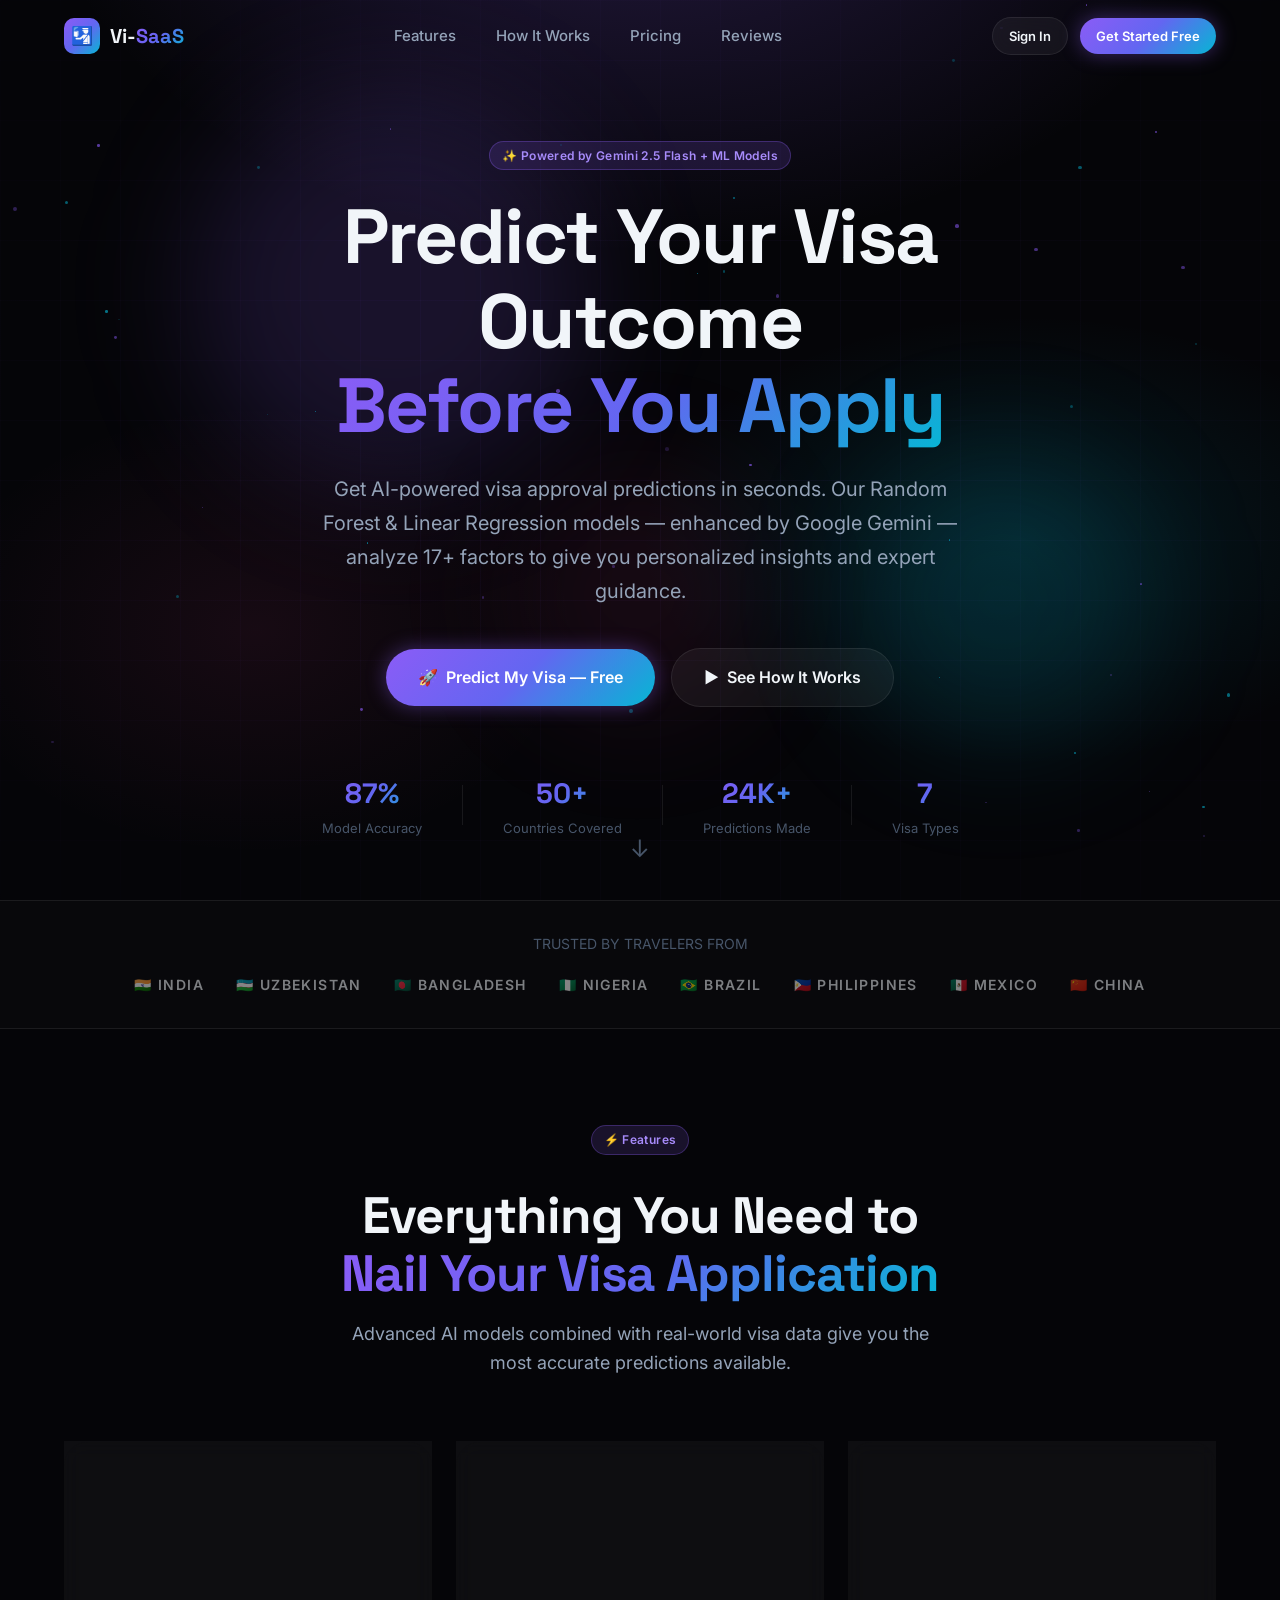
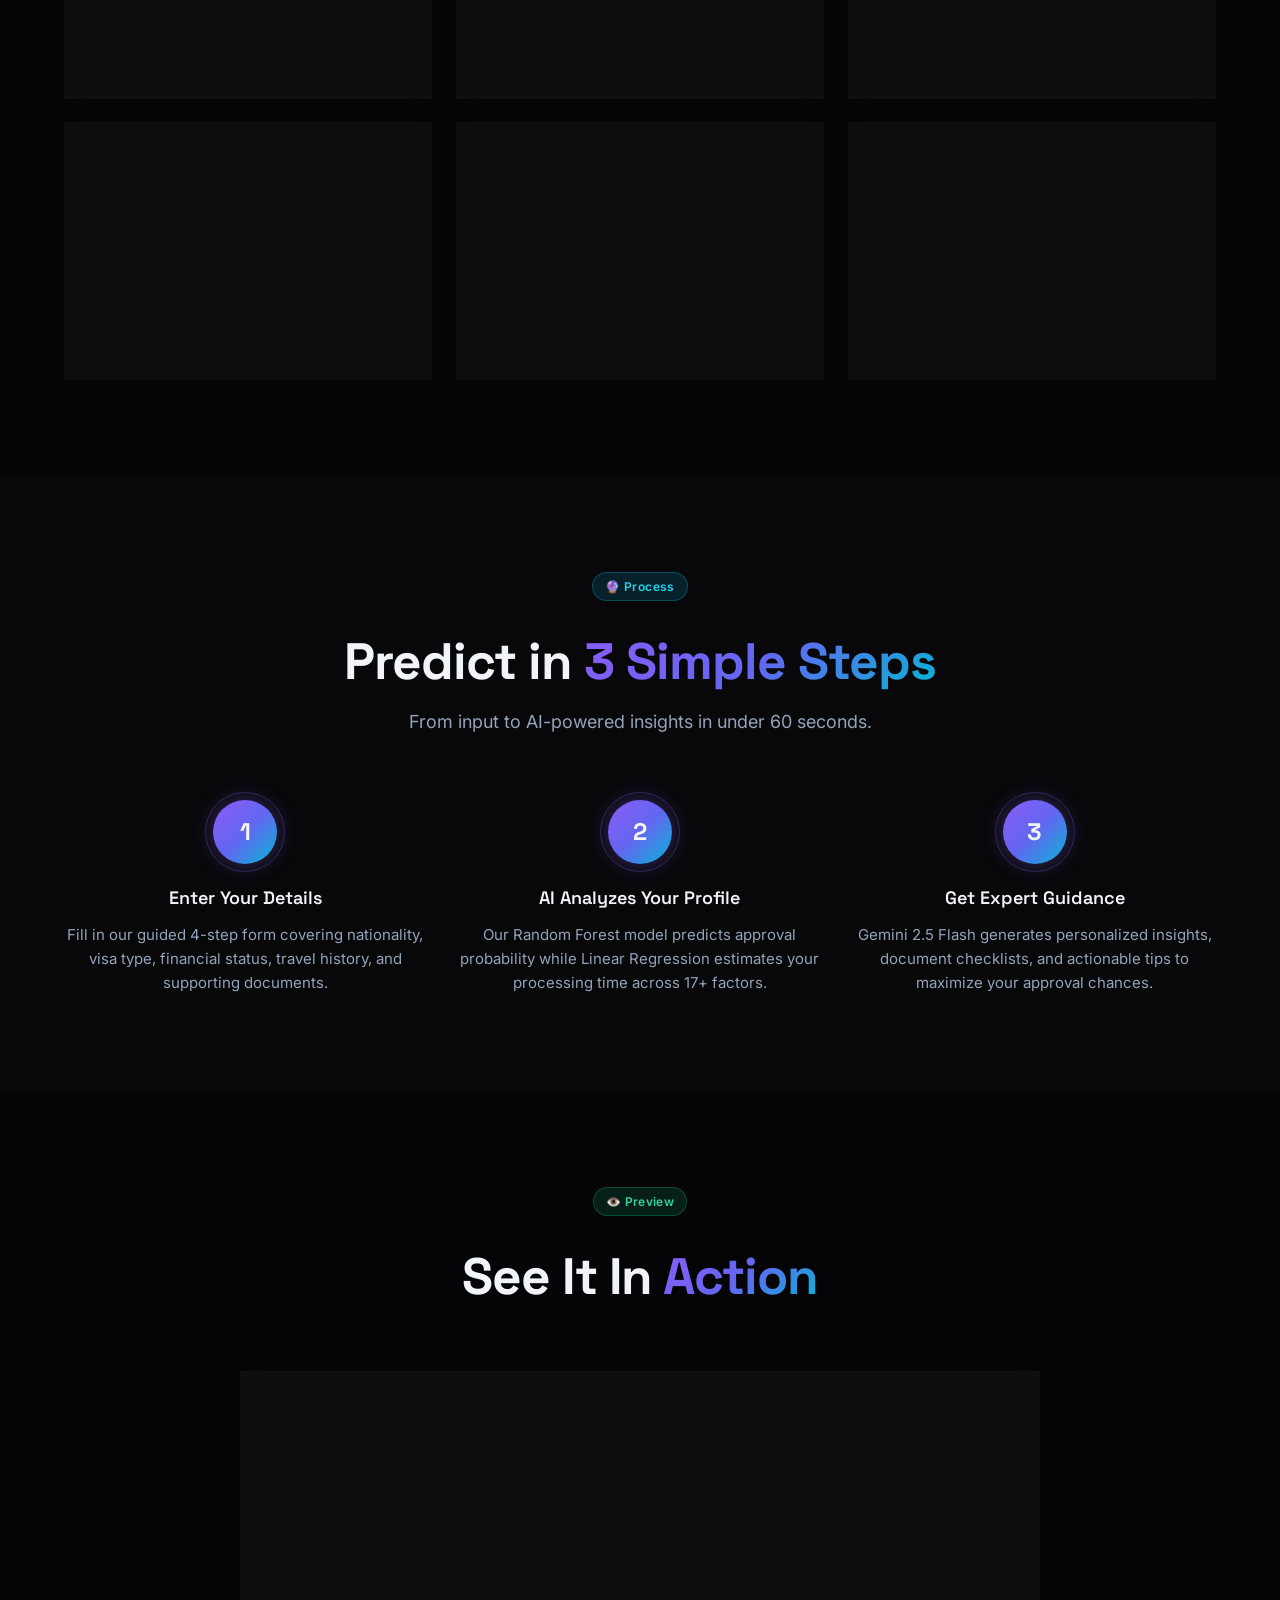
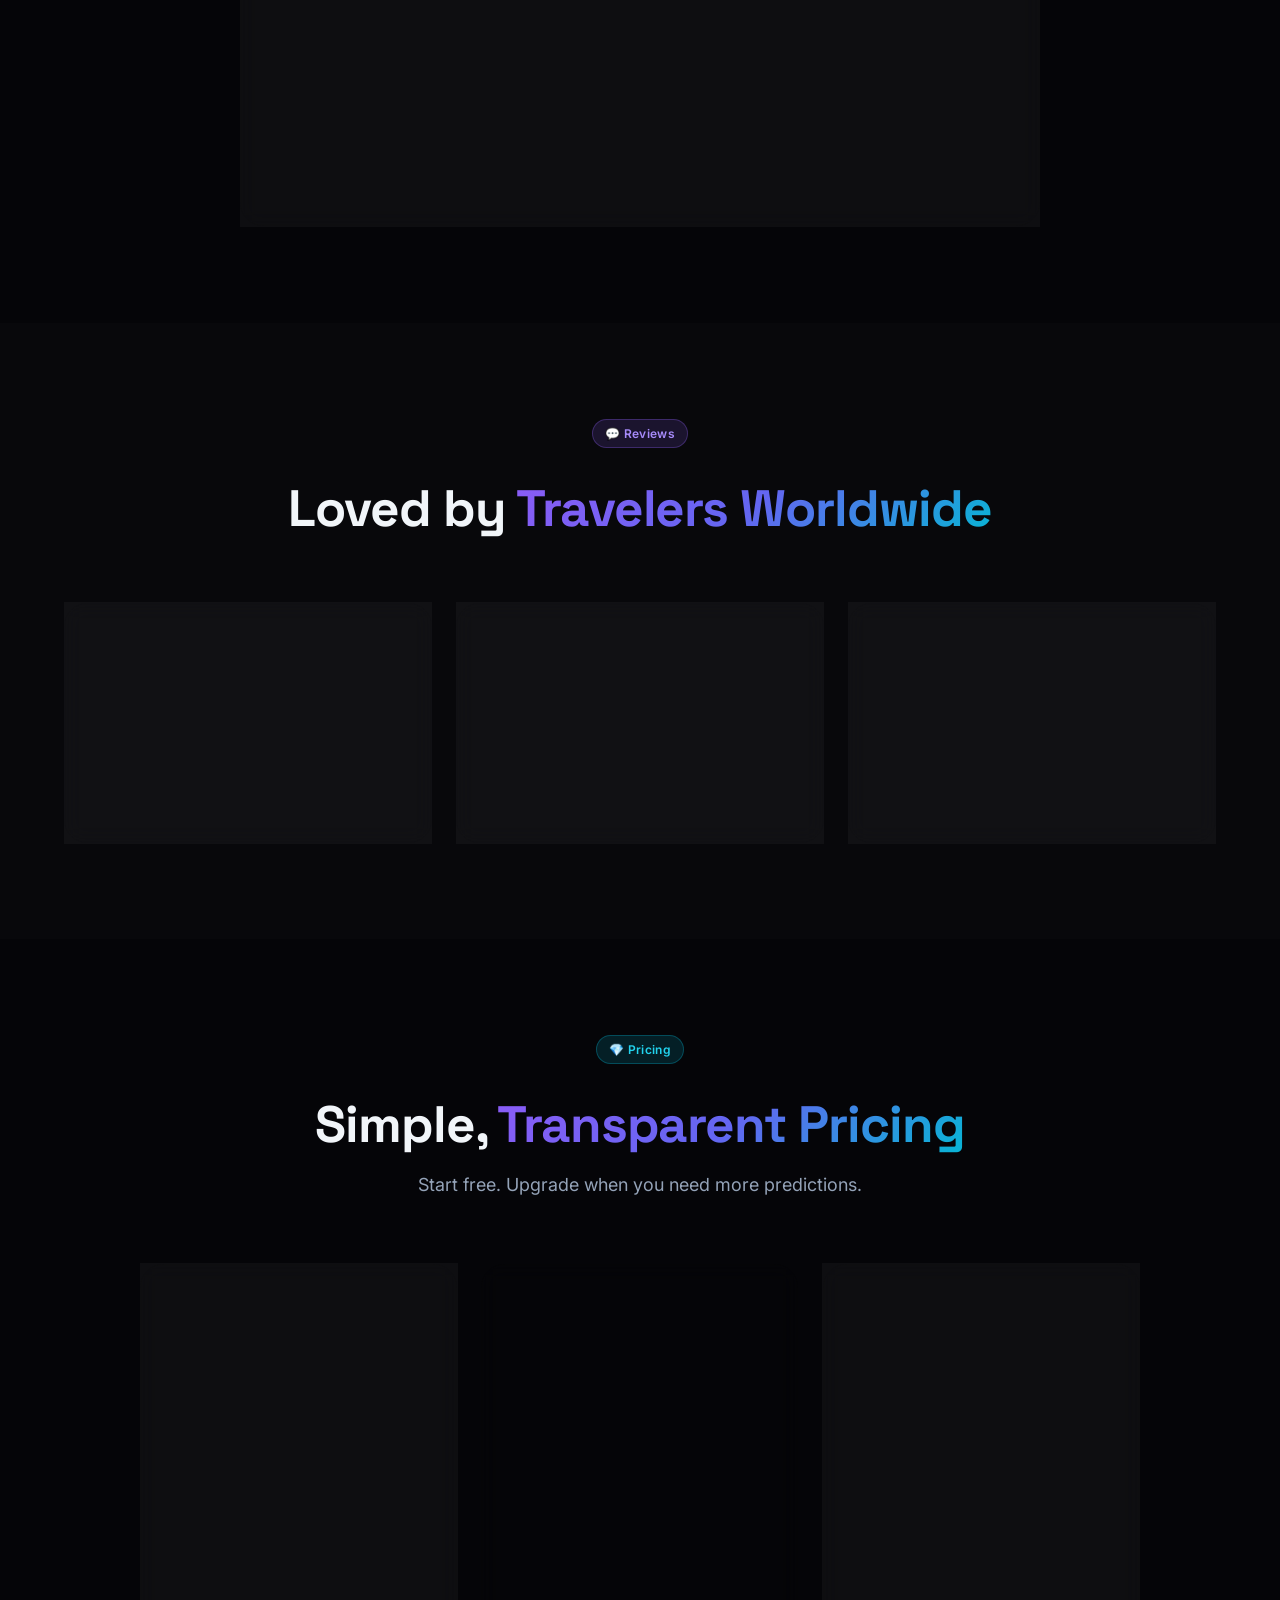
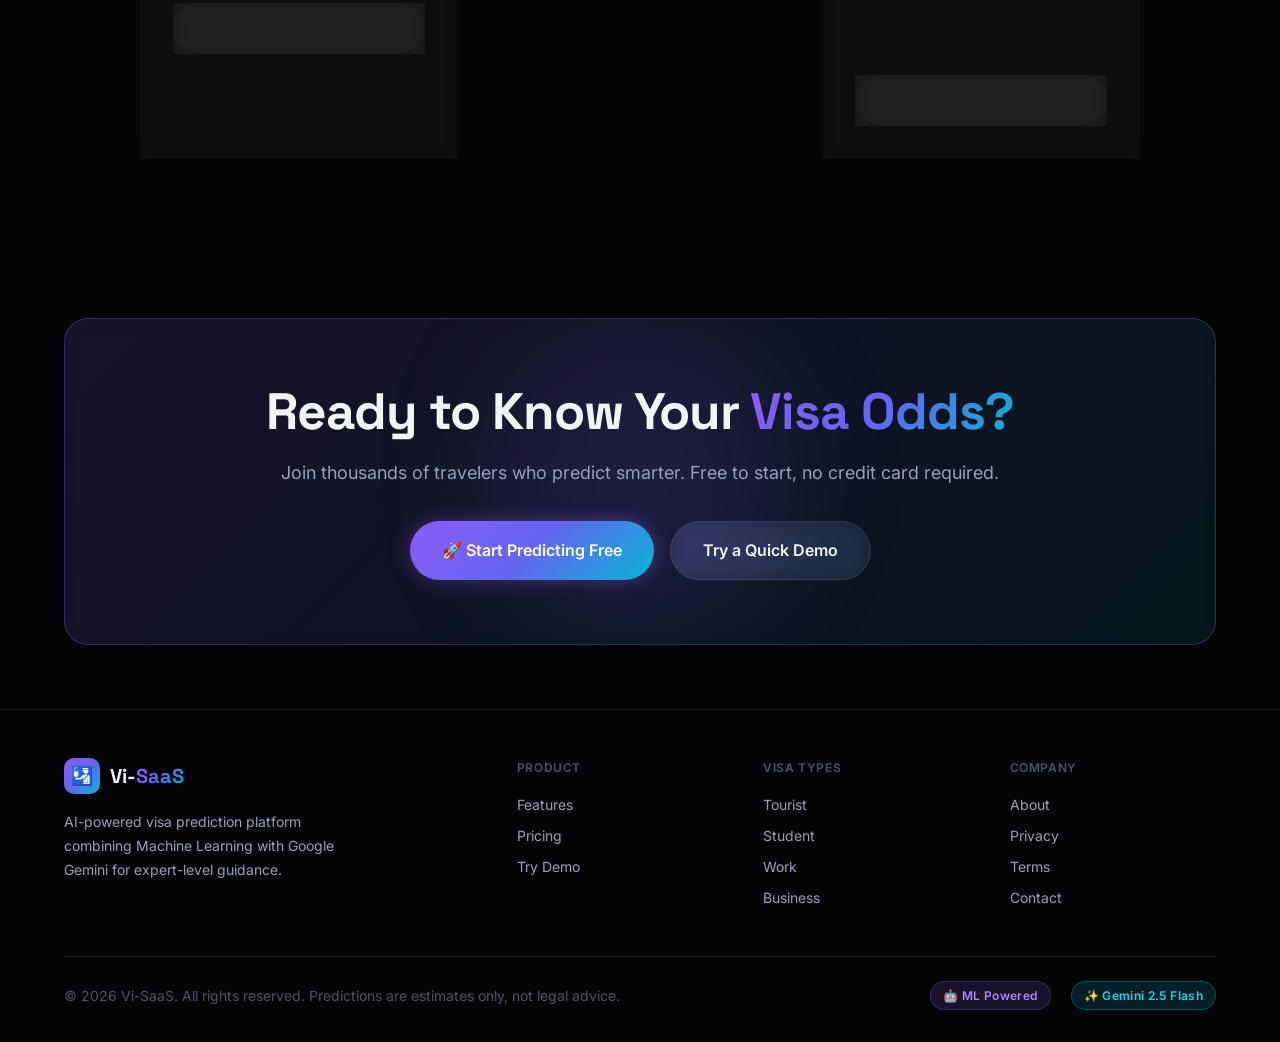
<file: Milestone_4_Vi-SaaS_System/frontend/index.html>
<!DOCTYPE html>
<html lang="en">
<head>
  <meta charset="UTF-8" />
  <meta name="viewport" content="width=device-width, initial-scale=1.0" />
  <title>Vi-SaaS — AI-Powered Visa Prediction Platform</title>
  <meta name="description" content="Get instant visa approval predictions powered by AI and Machine Learning. Know your chances before you apply." />
  <link rel="stylesheet" href="css/styles.css" />
  <link rel="icon" href="data:image/svg+xml,<svg xmlns='http://www.w3.org/2000/svg' viewBox='0 0 100 100'><text y='.9em' font-size='90'>🛂</text></svg>" />
</head>
<body>

<!-- ===================== NAVBAR ===================== -->
<nav class="navbar" id="navbar">
  <div class="container">
    <div class="nav-inner">
      <a href="#" onclick="goHome(event, '')" class="nav-logo">
        <div class="nav-logo-icon">🛂</div>
        <span>Vi-<span class="gradient-text">SaaS</span></span>
      </a>
      <div class="nav-links">
        <a href="#features" class="nav-link">Features</a>
        <a href="#how-it-works" class="nav-link">How It Works</a>
        <a href="#pricing" class="nav-link">Pricing</a>
        <a href="#testimonials" class="nav-link">Reviews</a>
      </div>
      <div class="nav-actions" id="navActions">
        <a href="pages/login.html" class="btn btn-secondary btn-sm">Sign In</a>
        <a href="pages/signup.html" class="btn btn-primary btn-sm">Get Started Free</a>
      </div>
    </div>
  </div>
</nav>

<!-- ===================== HERO ===================== -->
<section class="hero" id="hero">
  <div class="hero-bg"></div>
  <div class="grid-lines"></div>
  <div class="orb orb-1"></div>
  <div class="orb orb-2"></div>
  <div class="orb orb-3"></div>
  <div class="particles" id="particles"></div>

  <div class="container">
    <div class="hero-content">
      <div class="hero-badge fade-in">
        <span class="badge badge-purple">✨ Powered by Gemini 2.5 Flash + ML Models</span>
      </div>
      <h1 class="display-1 hero-title fade-in fade-in-delay-1">
        Predict Your Visa Outcome<br />
        <span class="gradient-text">Before You Apply</span>
      </h1>
      <p class="hero-subtitle fade-in fade-in-delay-2">
        Get AI-powered visa approval predictions in seconds. Our Random Forest & Linear Regression models — enhanced by Google Gemini — analyze 17+ factors to give you personalized insights and expert guidance.
      </p>
      <div class="hero-actions fade-in fade-in-delay-3">
        <a href="pages/predict.html" class="btn btn-primary btn-lg">
          <span>🚀</span> Predict My Visa — Free
        </a>
        <a href="#how-it-works" class="btn btn-secondary btn-lg">
          <span>▶</span> See How It Works
        </a>
      </div>
      <div class="hero-stats fade-in fade-in-delay-4">
        <div class="hero-stat-item">
          <div class="hero-stat-num" id="counter-accuracy">0%</div>
          <div class="hero-stat-label">Model Accuracy</div>
        </div>
        <div style="width:1px;height:40px;background:var(--border);"></div>
        <div class="hero-stat-item">
          <div class="hero-stat-num" id="counter-countries">0+</div>
          <div class="hero-stat-label">Countries Covered</div>
        </div>
        <div style="width:1px;height:40px;background:var(--border);"></div>
        <div class="hero-stat-item">
          <div class="hero-stat-num" id="counter-predictions">0K+</div>
          <div class="hero-stat-label">Predictions Made</div>
        </div>
        <div style="width:1px;height:40px;background:var(--border);"></div>
        <div class="hero-stat-item">
          <div class="hero-stat-num" id="counter-visatypes">0</div>
          <div class="hero-stat-label">Visa Types</div>
        </div>
      </div>
    </div>
  </div>

  <!-- Demo card floating -->
  <div style="position:absolute;bottom:32px;left:50%;transform:translateX(-50%);animation:bounce 2s ease-in-out infinite;z-index:1;">
    <a href="#features" style="color:var(--text-muted);font-size:24px;">↓</a>
  </div>
</section>

<!-- ===================== TRUSTED BY ===================== -->
<section style="padding:32px 0;border-top:1px solid var(--border);border-bottom:1px solid var(--border);background:rgba(255,255,255,0.01);">
  <div class="container">
    <p class="text-center text-muted body-sm" style="margin-bottom:20px;">TRUSTED BY TRAVELERS FROM</p>
    <div style="display:flex;align-items:center;justify-content:center;gap:32px;flex-wrap:wrap;opacity:0.5;">
      <span style="font-size:0.875rem;font-weight:600;letter-spacing:0.1em;">🇮🇳 INDIA</span>
      <span style="font-size:0.875rem;font-weight:600;letter-spacing:0.1em;">🇺🇿 UZBEKISTAN</span>
      <span style="font-size:0.875rem;font-weight:600;letter-spacing:0.1em;">🇧🇩 BANGLADESH</span>
      <span style="font-size:0.875rem;font-weight:600;letter-spacing:0.1em;">🇳🇬 NIGERIA</span>
      <span style="font-size:0.875rem;font-weight:600;letter-spacing:0.1em;">🇧🇷 BRAZIL</span>
      <span style="font-size:0.875rem;font-weight:600;letter-spacing:0.1em;">🇵🇭 PHILIPPINES</span>
      <span style="font-size:0.875rem;font-weight:600;letter-spacing:0.1em;">🇲🇽 MEXICO</span>
      <span style="font-size:0.875rem;font-weight:600;letter-spacing:0.1em;">🇨🇳 CHINA</span>
    </div>
  </div>
</section>

<!-- ===================== FEATURES ===================== -->
<section class="section" id="features">
  <div class="container">
    <div class="section-header">
      <span class="badge badge-purple">⚡ Features</span>
      <h2 class="display-2" style="margin-top:16px;">Everything You Need to<br /><span class="gradient-text">Nail Your Visa Application</span></h2>
      <p>Advanced AI models combined with real-world visa data give you the most accurate predictions available.</p>
    </div>
    <div class="features-grid">
      <div class="card feature-card fade-in">
        <div class="feature-icon">🤖</div>
        <h3>Random Forest AI</h3>
        <p>Our ensemble ML model trained on 12,000+ visa records across 50+ nationalities delivers up to 87% accuracy on approval predictions.</p>
      </div>
      <div class="card feature-card fade-in fade-in-delay-1">
        <div class="feature-icon">📅</div>
        <h3>Processing Days Estimate</h3>
        <p>Linear Regression model predicts exact processing time for your visa type and destination, with confidence intervals.</p>
      </div>
      <div class="card feature-card fade-in fade-in-delay-2">
        <div class="feature-icon">✨</div>
        <h3>Gemini 2.5 Flash Insights</h3>
        <p>Google's latest AI model analyzes your profile and provides personalized document checklists, tips, and expert recommendations.</p>
      </div>
      <div class="card feature-card fade-in fade-in-delay-1">
        <div class="feature-icon">🌍</div>
        <h3>50+ Nationalities Covered</h3>
        <p>Comprehensive risk scoring for nationalities from the US to Pakistan. 30+ destination countries including all Schengen nations.</p>
      </div>
      <div class="card feature-card fade-in fade-in-delay-2">
        <div class="feature-icon">⚠️</div>
        <h3>Risk Factor Analysis</h3>
        <p>Instantly identifies weak points in your application — financial gaps, missing documents, rejection history — with clear severity ratings.</p>
      </div>
      <div class="card feature-card fade-in fade-in-delay-3">
        <div class="feature-icon">📋</div>
        <h3>Smart Document Checklist</h3>
        <p>AI-generated, visa-type-specific document checklists that adapt to your nationality, destination, and travel purpose.</p>
      </div>
    </div>
  </div>
</section>

<!-- ===================== HOW IT WORKS ===================== -->
<section class="section" id="how-it-works" style="background:rgba(255,255,255,0.01);">
  <div class="container">
    <div class="section-header">
      <span class="badge badge-cyan">🔮 Process</span>
      <h2 class="display-2" style="margin-top:16px;">Predict in <span class="gradient-text">3 Simple Steps</span></h2>
      <p>From input to AI-powered insights in under 60 seconds.</p>
    </div>
    <div class="steps-grid">
      <div class="step-card fade-in">
        <div class="step-number">1</div>
        <h3>Enter Your Details</h3>
        <p>Fill in our guided 4-step form covering nationality, visa type, financial status, travel history, and supporting documents.</p>
      </div>
      <div class="step-card fade-in fade-in-delay-1">
        <div class="step-number" style="animation-delay:0.5s;">2</div>
        <h3>AI Analyzes Your Profile</h3>
        <p>Our Random Forest model predicts approval probability while Linear Regression estimates your processing time across 17+ factors.</p>
      </div>
      <div class="step-card fade-in fade-in-delay-2">
        <div class="step-number" style="animation-delay:1s;">3</div>
        <h3>Get Expert Guidance</h3>
        <p>Gemini 2.5 Flash generates personalized insights, document checklists, and actionable tips to maximize your approval chances.</p>
      </div>
    </div>
  </div>
</section>

<!-- ===================== DEMO PREVIEW ===================== -->
<section class="section">
  <div class="container">
    <div class="section-header">
      <span class="badge badge-green">👁️ Preview</span>
      <h2 class="display-2" style="margin-top:16px;">See It In <span class="gradient-text">Action</span></h2>
    </div>
    <div class="card" style="padding:32px;max-width:800px;margin:0 auto;">
      <!-- Mock result preview -->
      <div style="display:grid;grid-template-columns:1fr 1fr;gap:24px;margin-bottom:24px;">
        <div style="text-align:center;">
          <p class="text-muted body-sm" style="margin-bottom:12px;">APPROVAL PROBABILITY</p>
          <div style="position:relative;width:140px;height:140px;margin:0 auto;">
            <svg width="140" height="140" viewBox="0 0 140 140">
              <circle cx="70" cy="70" r="58" fill="none" stroke="rgba(255,255,255,0.08)" stroke-width="10" transform="rotate(-90 70 70)"/>
              <circle cx="70" cy="70" r="58" fill="none" stroke="url(#grad1)" stroke-width="10" stroke-linecap="round" transform="rotate(-90 70 70)" stroke-dasharray="364" stroke-dashoffset="91" style="transition:stroke-dashoffset 1.5s ease;"/>
              <defs><linearGradient id="grad1" x1="0%" y1="0%" x2="100%" y2="0%"><stop offset="0%" style="stop-color:#8b5cf6"/><stop offset="100%" style="stop-color:#06b6d4"/></linearGradient></defs>
            </svg>
            <div style="position:absolute;inset:0;display:flex;flex-direction:column;align-items:center;justify-content:center;">
              <span style="font-family:var(--font-display);font-size:1.75rem;font-weight:700;background:var(--gradient-primary);-webkit-background-clip:text;background-clip:text;-webkit-text-fill-color:transparent;">75%</span>
              <span style="font-size:0.7rem;color:var(--text-muted);">Approval</span>
            </div>
          </div>
          <span class="badge badge-green" style="margin-top:12px;">High Approval Chance</span>
        </div>
        <div>
          <p class="text-muted body-sm" style="margin-bottom:16px;">PROCESSING ESTIMATE</p>
          <div style="background:rgba(139,92,246,0.1);border:1px solid rgba(139,92,246,0.3);border-radius:12px;padding:20px;margin-bottom:16px;">
            <div style="font-family:var(--font-display);font-size:2.5rem;font-weight:700;" class="gradient-text">12 days</div>
            <div style="color:var(--text-muted);font-size:0.8125rem;">Range: 10 – 16 days</div>
          </div>
          <p class="body-sm text-secondary">🇮🇳 India → 🇬🇧 United Kingdom | Tourist Visa</p>
        </div>
      </div>
      <div class="divider-gradient" style="margin-bottom:20px;"></div>
      <p class="body-sm text-muted" style="margin-bottom:12px;">⚠️ RISK FACTORS DETECTED</p>
      <div style="display:flex;flex-wrap:wrap;gap:8px;">
        <span class="badge badge-yellow">💰 Bank balance borderline</span>
        <span class="badge badge-green">✓ Clean visa history</span>
        <span class="badge badge-green">✓ Return ticket confirmed</span>
        <span class="badge badge-cyan">ℹ Limited travel history</span>
      </div>
      <div style="margin-top:20px;text-align:center;">
        <a href="pages/predict.html" class="btn btn-primary">Try With Your Details →</a>
      </div>
    </div>
  </div>
</section>

<!-- ===================== TESTIMONIALS ===================== -->
<section class="section" id="testimonials" style="background:rgba(255,255,255,0.01);">
  <div class="container">
    <div class="section-header">
      <span class="badge badge-purple">💬 Reviews</span>
      <h2 class="display-2" style="margin-top:16px;">Loved by <span class="gradient-text">Travelers Worldwide</span></h2>
    </div>
    <div style="display:grid;grid-template-columns:repeat(auto-fit,minmax(280px,1fr));gap:24px;">
      <div class="card fade-in">
        <div style="display:flex;gap:4px;margin-bottom:12px;">⭐⭐⭐⭐⭐</div>
        <p class="body-sm text-secondary" style="margin-bottom:16px;line-height:1.7;">"Vi-SaaS predicted my UK visa approval at 78% — I got it in 11 days. The Gemini tips about my bank statement were spot on!"</p>
        <div style="display:flex;align-items:center;gap:10px;">
          <div style="width:36px;height:36px;border-radius:50%;background:var(--gradient-primary);display:flex;align-items:center;justify-content:center;font-weight:700;">P</div>
          <div><div style="font-weight:600;font-size:0.875rem;">Priya Sharma</div><div style="font-size:0.75rem;color:var(--text-muted);">Software Engineer, India 🇮🇳</div></div>
        </div>
      </div>
      <div class="card fade-in fade-in-delay-1">
        <div style="display:flex;gap:4px;margin-bottom:12px;">⭐⭐⭐⭐⭐</div>
        <p class="body-sm text-secondary" style="margin-bottom:16px;line-height:1.7;">"My Schengen visa was predicted at 65%. The risk analysis showed I needed an invitation letter — I got one and was approved within 8 days!"</p>
        <div style="display:flex;align-items:center;gap:10px;">
          <div style="width:36px;height:36px;border-radius:50%;background:linear-gradient(135deg,#06b6d4,#8b5cf6);display:flex;align-items:center;justify-content:center;font-weight:700;">A</div>
          <div><div style="font-weight:600;font-size:0.875rem;">Ahmed Hassan</div><div style="font-size:0.75rem;color:var(--text-muted);">Business Owner, Egypt 🇪🇬</div></div>
        </div>
      </div>
      <div class="card fade-in fade-in-delay-2">
        <div style="display:flex;gap:4px;margin-bottom:12px;">⭐⭐⭐⭐⭐</div>
        <p class="body-sm text-secondary" style="margin-bottom:16px;line-height:1.7;">"Used Vi-SaaS for my US student visa. It told me my income proof was weak — I got a co-sponsor and my application sailed through. 10/10!"</p>
        <div style="display:flex;align-items:center;gap:10px;">
          <div style="width:36px;height:36px;border-radius:50%;background:linear-gradient(135deg,#ec4899,#8b5cf6);display:flex;align-items:center;justify-content:center;font-weight:700;">M</div>
          <div><div style="font-weight:600;font-size:0.875rem;">Maria Santos</div><div style="font-size:0.75rem;color:var(--text-muted);">Student, Philippines 🇵🇭</div></div>
        </div>
      </div>
    </div>
  </div>
</section>

<!-- ===================== PRICING ===================== -->
<section class="section" id="pricing">
  <div class="container">
    <div class="section-header">
      <span class="badge badge-cyan">💎 Pricing</span>
      <h2 class="display-2" style="margin-top:16px;">Simple, <span class="gradient-text">Transparent Pricing</span></h2>
      <p>Start free. Upgrade when you need more predictions.</p>
    </div>
    <div class="pricing-grid">
      <div class="card pricing-card">
        <p class="caption text-muted" style="margin-bottom:8px;">Starter</p>
        <div class="price-amount gradient-text">Free</div>
        <div class="price-period">forever</div>
        <ul class="price-features">
          <li>3 predictions per month</li>
          <li>ML-based predictions</li>
          <li>Basic risk analysis</li>
          <li>Document checklist</li>
        </ul>
        <a href="pages/signup.html" class="btn btn-secondary w-full">Get Started</a>
      </div>
      <div class="card pricing-card featured">
        <div class="featured-badge"><span class="badge badge-purple">⭐ Most Popular</span></div>
        <p class="caption text-muted" style="margin-bottom:8px;">Pro</p>
        <div class="price-amount gradient-text">$9</div>
        <div class="price-period">per month</div>
        <ul class="price-features">
          <li>Unlimited predictions</li>
          <li>Gemini AI deep analysis</li>
          <li>Full risk factor breakdown</li>
          <li>Processing time estimate</li>
          <li>Priority email support</li>
          <li>Save & export reports</li>
        </ul>
        <a href="pages/signup.html" class="btn btn-primary w-full">Start 7-Day Trial</a>
      </div>
      <div class="card pricing-card">
        <p class="caption text-muted" style="margin-bottom:8px;">Enterprise</p>
        <div class="price-amount gradient-text">$49</div>
        <div class="price-period">per month</div>
        <ul class="price-features">
          <li>Everything in Pro</li>
          <li>API access</li>
          <li>Team dashboard</li>
          <li>White-label reports</li>
          <li>Dedicated support</li>
          <li>Custom integrations</li>
        </ul>
        <a href="pages/signup.html" class="btn btn-secondary w-full">Contact Sales</a>
      </div>
    </div>
  </div>
</section>

<!-- ===================== CTA BANNER ===================== -->
<section class="section-sm">
  <div class="container">
    <div class="card" style="text-align:center;padding:64px 40px;background:linear-gradient(135deg,rgba(139,92,246,0.15),rgba(6,182,212,0.1));border-color:rgba(139,92,246,0.3);">
      <div class="orb" style="width:300px;height:300px;background:rgba(139,92,246,0.12);top:50%;left:50%;transform:translate(-50%,-50%);position:absolute;"></div>
      <h2 class="display-2" style="margin-bottom:16px;position:relative;">Ready to Know Your <span class="gradient-text">Visa Odds?</span></h2>
      <p class="body-lg text-secondary" style="margin-bottom:32px;position:relative;">Join thousands of travelers who predict smarter. Free to start, no credit card required.</p>
      <div style="display:flex;gap:16px;justify-content:center;flex-wrap:wrap;position:relative;">
        <a href="pages/signup.html" class="btn btn-primary btn-lg">🚀 Start Predicting Free</a>
        <a href="pages/predict.html" class="btn btn-secondary btn-lg">Try a Quick Demo</a>
      </div>
    </div>
  </div>
</section>

<!-- ===================== FOOTER ===================== -->
<footer style="border-top:1px solid var(--border);padding:48px 0 32px;">
  <div class="container">
    <div style="display:grid;grid-template-columns:2fr 1fr 1fr 1fr;gap:40px;margin-bottom:48px;">
      <div>
        <div class="nav-logo" style="margin-bottom:16px;">
          <div class="nav-logo-icon">🛂</div>
          <span>Vi-<span class="gradient-text">SaaS</span></span>
        </div>
        <p class="body-sm text-secondary" style="max-width:280px;line-height:1.7;">AI-powered visa prediction platform combining Machine Learning with Google Gemini for expert-level guidance.</p>
      </div>
      <div>
        <p class="caption text-muted" style="margin-bottom:16px;">Product</p>
        <div style="display:flex;flex-direction:column;gap:10px;">
          <a href="#features" class="body-sm text-secondary" style="transition:var(--transition);">Features</a>
          <a href="#pricing" class="body-sm text-secondary">Pricing</a>
          <a href="pages/predict.html" class="body-sm text-secondary">Try Demo</a>
        </div>
      </div>
      <div>
        <p class="caption text-muted" style="margin-bottom:16px;">Visa Types</p>
        <div style="display:flex;flex-direction:column;gap:10px;">
          <span class="body-sm text-secondary">Tourist</span>
          <span class="body-sm text-secondary">Student</span>
          <span class="body-sm text-secondary">Work</span>
          <span class="body-sm text-secondary">Business</span>
        </div>
      </div>
      <div>
        <p class="caption text-muted" style="margin-bottom:16px;">Company</p>
        <div style="display:flex;flex-direction:column;gap:10px;">
          <a href="#" class="body-sm text-secondary">About</a>
          <a href="#" class="body-sm text-secondary">Privacy</a>
          <a href="#" class="body-sm text-secondary">Terms</a>
          <a href="#" class="body-sm text-secondary">Contact</a>
        </div>
      </div>
    </div>
    <div class="divider" style="margin-bottom:24px;"></div>
    <div style="display:flex;align-items:center;justify-content:space-between;flex-wrap:wrap;gap:12px;">
      <p class="body-sm text-muted">© 2026 Vi-SaaS. All rights reserved. Predictions are estimates only, not legal advice.</p>
      <div style="display:flex;gap:20px;">
        <span class="badge badge-purple">🤖 ML Powered</span>
        <span class="badge badge-cyan">✨ Gemini 2.5 Flash</span>
      </div>
    </div>
  </div>
</footer>

<!-- Toast Container -->
<div class="toast-container" id="toastContainer"></div>

<script>
// ---- Navbar scroll effect ----
window.addEventListener('scroll', () => {
  document.getElementById('navbar').classList.toggle('scrolled', window.scrollY > 30);
});

// ---- Generate particles ----
const particleContainer = document.getElementById('particles');
for (let i = 0; i < 50; i++) {
  const p = document.createElement('div');
  p.className = 'particle';
  const size = Math.random() * 3 + 1;
  p.style.cssText = `
    left: ${Math.random() * 100}%;
    top: ${Math.random() * 100}%;
    width: ${size}px;
    height: ${size}px;
    animation-duration: ${Math.random() * 15 + 10}s;
    animation-delay: ${Math.random() * 10}s;
    opacity: ${Math.random() * 0.6 + 0.2};
    background: ${Math.random() > 0.5 ? 'rgba(139,92,246,0.8)' : 'rgba(6,182,212,0.8)'};
  `;
  particleContainer.appendChild(p);
}

// ---- Counter animation ----
function animateCounter(el, target, suffix, duration = 2000) {
  let start = 0;
  const step = target / (duration / 16);
  const timer = setInterval(() => {
    start = Math.min(start + step, target);
    el.textContent = Math.floor(start) + suffix;
    if (start >= target) clearInterval(timer);
  }, 16);
}

const observer = new IntersectionObserver((entries) => {
  entries.forEach(e => {
    if (e.isIntersecting) {
      animateCounter(document.getElementById('counter-accuracy'), 87, '%');
      animateCounter(document.getElementById('counter-countries'), 50, '+');
      animateCounter(document.getElementById('counter-predictions'), 24, 'K+');
      animateCounter(document.getElementById('counter-visatypes'), 7, '');
      observer.disconnect();
    }
  });
});
observer.observe(document.getElementById('hero'));

// ---- Scroll reveal ----
const revealObserver = new IntersectionObserver((entries) => {
  entries.forEach(e => {
    if (e.isIntersecting) {
      e.target.style.animationPlayState = 'running';
      e.target.style.opacity = '1';
    }
  });
}, { threshold: 0.1 });

document.querySelectorAll('.fade-in').forEach(el => {
  el.style.animationPlayState = 'paused';
  revealObserver.observe(el);
});

// ---- Smooth scroll for anchor links ----
document.querySelectorAll('a[href^="#"]').forEach(a => {
  a.addEventListener('click', e => {
    e.preventDefault();
    const target = document.querySelector(a.getAttribute('href'));
    if (target) target.scrollIntoView({ behavior: 'smooth', block: 'start' });
  });
});

// ---- Bounce animation ----
const style = document.createElement('style');
style.textContent = '@keyframes bounce { 0%,100%{transform:translateX(-50%) translateY(0)} 50%{transform:translateX(-50%) translateY(-10px)} }';
document.head.appendChild(style);
</script>
<script src="js/app.js"></script>
<script>
document.addEventListener('DOMContentLoaded', () => {
  if (localStorage.getItem('visaas_token')) {
    const navActions = document.getElementById('navActions');
    if (navActions) {
      navActions.innerHTML = '<a href="pages/dashboard.html" class="btn btn-primary btn-sm">Go to Dashboard</a>';
    }
    const heroActions = document.querySelector('.hero-actions');
    if (heroActions) {
      heroActions.innerHTML = '<a href="pages/dashboard.html" class="btn btn-primary btn-lg"><span>🚀</span> Go to Dashboard</a>';
    }
  }
});
</script>
</body>
</html>
</file>
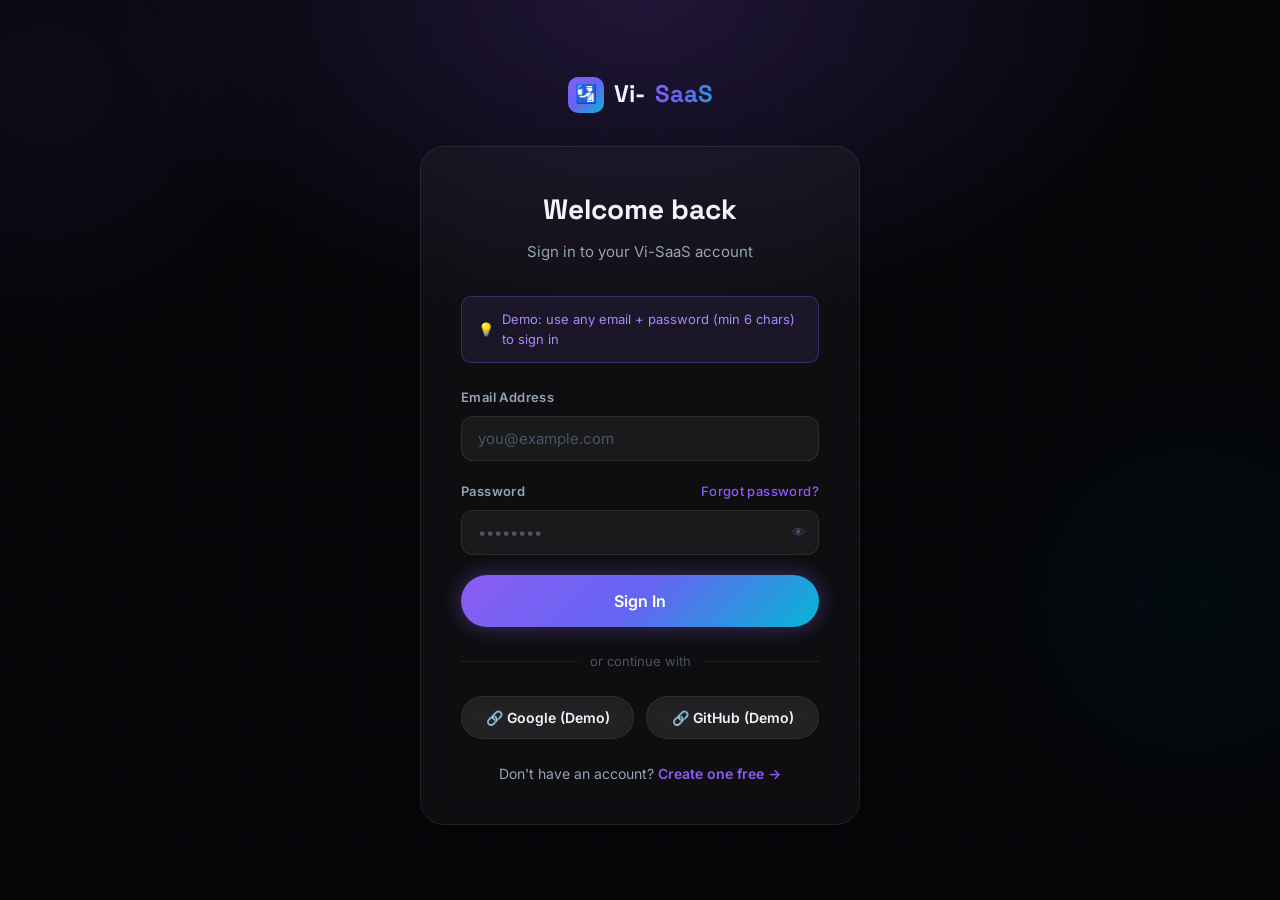
<file: Milestone_4_Vi-SaaS_System/frontend/pages/login.html>
<!DOCTYPE html>
<html lang="en">
<head>
  <meta charset="UTF-8" />
  <meta name="viewport" content="width=device-width, initial-scale=1.0" />
  <title>Sign In — Vi-SaaS</title>
  <link rel="stylesheet" href="../css/styles.css" />
  <link rel="icon" href="data:image/svg+xml,<svg xmlns='http://www.w3.org/2000/svg' viewBox='0 0 100 100'><text y='.9em' font-size='90'>🛂</text></svg>" />
</head>
<body>
<div class="auth-page">
  <div class="orb orb-1" style="width:350px;height:350px;top:-10%;left:-10%;opacity:0.4;"></div>
  <div class="orb orb-2" style="width:300px;height:300px;bottom:-10%;right:-5%;opacity:0.3;"></div>
  <div class="grid-lines"></div>

  <div style="position:relative;z-index:1;width:100%;max-width:440px;">
    <div class="auth-logo">
      <a href="#" onclick="goHome(event, '../')" style="display:inline-flex;align-items:center;gap:10px;font-family:var(--font-display);font-size:1.5rem;font-weight:700;">
        <div class="nav-logo-icon">🛂</div>
        Vi-<span class="gradient-text">SaaS</span>
      </a>
    </div>

    <div class="card glass-card" style="padding:40px;">
      <h1 class="auth-title">Welcome back</h1>
      <p class="auth-subtitle">Sign in to your Vi-SaaS account</p>

      <!-- Demo hint -->
      <div style="background:rgba(139,92,246,0.1);border:1px solid rgba(139,92,246,0.3);border-radius:10px;padding:12px 16px;margin-bottom:24px;font-size:0.8125rem;color:#a78bfa;display:flex;gap:8px;align-items:center;">
        <span>💡</span>
        <span>Demo: use any email + password (min 6 chars) to sign in</span>
      </div>

      <form class="auth-form" id="loginForm" onsubmit="handleLogin(event)">
        <div class="form-group">
          <label class="form-label">Email Address</label>
          <input type="email" id="loginEmail" class="form-input" placeholder="you@example.com" required autocomplete="email" />
        </div>
        <div class="form-group">
          <label class="form-label" style="display:flex;justify-content:space-between;">
            <span>Password</span>
            <a href="#" class="auth-link" style="font-weight:500;">Forgot password?</a>
          </label>
          <div style="position:relative;">
            <input type="password" id="loginPassword" class="form-input" placeholder="••••••••" required autocomplete="current-password" style="padding-right:48px;" />
            <button type="button" onclick="togglePwd('loginPassword',this)" style="position:absolute;right:14px;top:50%;transform:translateY(-50%);background:none;color:var(--text-muted);">👁</button>
          </div>
        </div>

        <button type="submit" class="btn btn-primary w-full btn-lg" id="loginBtn">
          <span id="loginBtnText">Sign In</span>
        </button>
      </form>

      <div class="auth-divider" style="margin:24px 0;">or continue with</div>

      <div style="display:grid;grid-template-columns:1fr 1fr;gap:12px;margin-bottom:24px;">
        <button type="button" onclick="demoLogin()" class="btn btn-secondary" style="font-size:0.875rem;">🔗 Google (Demo)</button>
        <button type="button" onclick="demoLogin()" class="btn btn-secondary" style="font-size:0.875rem;">🔗 GitHub (Demo)</button>
      </div>

      <p class="text-center body-sm text-secondary">
        Don't have an account? <a href="signup.html" class="auth-link">Create one free →</a>
      </p>
    </div>
  </div>
</div>

<div class="toast-container" id="toastContainer"></div>

<script src="../js/app.js"></script>
<script>
function handleLogin(e) {
  e.preventDefault();
  const email = document.getElementById('loginEmail').value;
  const password = document.getElementById('loginPassword').value;
  const btn = document.getElementById('loginBtn');
  const btnText = document.getElementById('loginBtnText');
  
  btnText.innerHTML = '<div class="spinner" style="width:20px;height:20px;border-width:2px;"></div>';
  btn.disabled = true;

  fetch('http://127.0.0.1:5000/api/auth/login', {
    method: 'POST',
    headers: {'Content-Type': 'application/json'},
    body: JSON.stringify({email, password})
  })
  .then(r => r.json().then(data => ({status: r.status, data})))
  .then(({status, data}) => {
    if (status === 200 && data.access_token) {
      localStorage.removeItem('visaas_history');
      localStorage.removeItem('visaas_lastresult');
      localStorage.setItem('visaas_token', data.access_token);
      localStorage.setItem('visaas_user', JSON.stringify(data.user));
      showToast('Welcome back! ✨', 'success');
      setTimeout(() => { window.location.href = 'dashboard.html'; }, 800);
    } else {
      showToast(data.detail || 'Login failed', 'error');
      btnText.textContent = 'Sign In';
      btn.disabled = false;
    }
  })
  .catch((err) => {
    console.error('Login error:', err);
    showToast('Connection error. Please ensure the backend is running.', 'error');
    btnText.textContent = 'Sign In';
    btn.disabled = false;
  });
}

function demoLogin() {
  localStorage.removeItem('visaas_history');
  localStorage.removeItem('visaas_lastresult');
  localStorage.setItem('visaas_token', 'demo_token_' + Date.now());
  localStorage.setItem('visaas_user', JSON.stringify({name:'Demo User', email:'demo@vi-saas.com'}));
  showToast('Welcome to Demo Mode ✨', 'success');
  setTimeout(() => { window.location.href = 'dashboard.html'; }, 800);
}

function togglePwd(id, btn) {
  const input = document.getElementById(id);
  if (input.type === 'password') { input.type = 'text'; btn.textContent = '🙈'; }
  else { input.type = 'password'; btn.textContent = '👁'; }
}
</script>
</body>
</html>
</file>
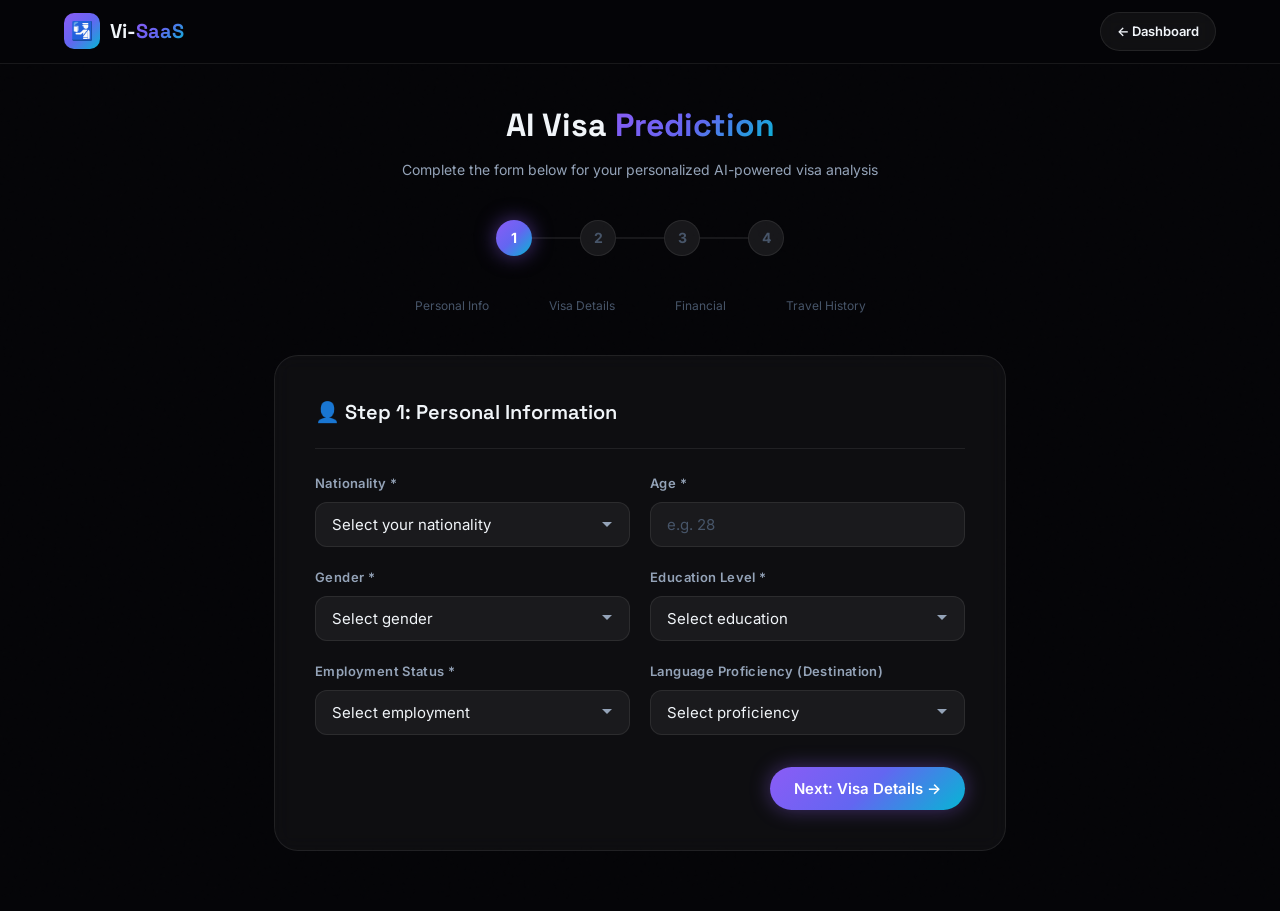
<file: Milestone_4_Vi-SaaS_System/frontend/pages/predict.html>
<!DOCTYPE html>
<html lang="en">
<head>
  <meta charset="UTF-8" />
  <meta name="viewport" content="width=device-width, initial-scale=1.0" />
  <title>Predict Visa — Vi-SaaS</title>
  <link rel="stylesheet" href="../css/styles.css" />
  <link rel="icon" href="data:image/svg+xml,<svg xmlns='http://www.w3.org/2000/svg' viewBox='0 0 100 100'><text y='.9em' font-size='90'>🛂</text></svg>" />
</head>
<body>

<!-- Navbar -->
<nav class="navbar scrolled">
  <div class="container">
    <div class="nav-inner">
      <a href="#" onclick="goHome(event, '../')" class="nav-logo">
        <div class="nav-logo-icon">🛂</div>
        <span>Vi-<span class="gradient-text">SaaS</span></span>
      </a>
      <div class="nav-actions">
        <a href="dashboard.html" class="btn btn-secondary btn-sm">← Dashboard</a>
      </div>
    </div>
  </div>
</nav>

<div class="predict-page">
  <div class="predict-container">
    <div style="text-align:center;margin-bottom:40px;">
      <h1 style="font-family:var(--font-display);font-size:2rem;font-weight:700;margin-bottom:8px;">
        AI Visa <span class="gradient-text">Prediction</span>
      </h1>
      <p class="text-secondary body-sm">Complete the form below for your personalized AI-powered visa analysis</p>
    </div>

    <!-- Step Indicator -->
    <div class="steps-indicator" style="margin-bottom:40px;">
      <div class="step-dot active" id="dot-1">1</div>
      <div class="step-connector" id="conn-1"></div>
      <div class="step-dot inactive" id="dot-2">2</div>
      <div class="step-connector" id="conn-2"></div>
      <div class="step-dot inactive" id="dot-3">3</div>
      <div class="step-connector" id="conn-3"></div>
      <div class="step-dot inactive" id="dot-4">4</div>
    </div>
    <div style="display:flex;justify-content:center;gap:60px;margin-bottom:40px;font-size:0.75rem;color:var(--text-muted);">
      <span>Personal Info</span>
      <span>Visa Details</span>
      <span>Financial</span>
      <span>Travel History</span>
    </div>

    <div class="card form-panel">
      <!-- STEP 1: Personal Info -->
      <div class="form-step active" id="step-1">
        <div class="step-title">👤 Step 1: Personal Information</div>
        <div class="form-grid">
          <div class="form-group">
            <label class="form-label">Nationality *</label>
            <select id="f_nationality" class="form-select" required>
              <option value="">Select your nationality</option>
            </select>
          </div>
          <div class="form-group">
            <label class="form-label">Age *</label>
            <input type="number" id="f_age" class="form-input" placeholder="e.g. 28" min="18" max="80" required />
          </div>
          <div class="form-group">
            <label class="form-label">Gender *</label>
            <select id="f_gender" class="form-select" required>
              <option value="">Select gender</option>
              <option>Male</option>
              <option>Female</option>
              <option>Other</option>
            </select>
          </div>
          <div class="form-group">
            <label class="form-label">Education Level *</label>
            <select id="f_education" class="form-select" required>
              <option value="">Select education</option>
              <option>No Formal Education</option>
              <option>High School</option>
              <option>Associate Degree</option>
              <option>Bachelor's Degree</option>
              <option>Master's Degree</option>
              <option>PhD</option>
              <option>Professional Degree</option>
            </select>
          </div>
          <div class="form-group">
            <label class="form-label">Employment Status *</label>
            <select id="f_employment" class="form-select" required>
              <option value="">Select employment</option>
              <option>Unemployed</option>
              <option>Self-Employed</option>
              <option>Private Sector</option>
              <option>Government</option>
              <option>Student</option>
              <option>Retired</option>
            </select>
          </div>
          <div class="form-group">
            <label class="form-label">Language Proficiency (Destination)</label>
            <select id="f_language" class="form-select">
              <option value="">Select proficiency</option>
              <option>None</option>
              <option>Basic</option>
              <option>Intermediate</option>
              <option>Advanced</option>
              <option>Native</option>
            </select>
          </div>
        </div>
        <div class="form-nav">
          <div></div>
          <button class="btn btn-primary" onclick="goToStep(2)">Next: Visa Details →</button>
        </div>
      </div>

      <!-- STEP 2: Visa Details -->
      <div class="form-step" id="step-2">
        <div class="step-title">🛂 Step 2: Visa Details</div>
        <div class="form-grid">
          <div class="form-group">
            <label class="form-label">Visa Type *</label>
            <select id="f_visatype" class="form-select" required>
              <option value="">Select visa type</option>
              <option>Tourist</option>
              <option>Student</option>
              <option>Work</option>
              <option>Business</option>
              <option>Transit</option>
              <option>Family/Spouse</option>
              <option>Immigrant/PR</option>
            </select>
          </div>
          <div class="form-group">
            <label class="form-label">Destination Country *</label>
            <select id="f_destination" class="form-select" required>
              <option value="">Select destination</option>
            </select>
          </div>
          <div class="form-group" style="grid-column:span 2;">
            <label class="form-label">Travel Purpose *</label>
            <select id="f_purpose" class="form-select" required>
              <option value="">Select purpose</option>
              <option>Tourism</option>
              <option>Business Meeting</option>
              <option>Education</option>
              <option>Family Visit</option>
              <option>Medical</option>
              <option>Conference</option>
              <option>Work Assignment</option>
              <option>Permanent Residence</option>
            </select>
          </div>
        </div>
        <div class="form-nav">
          <button class="btn btn-secondary" onclick="goToStep(1)">← Back</button>
          <button class="btn btn-primary" onclick="goToStep(3)">Next: Financial Info →</button>
        </div>
      </div>

      <!-- STEP 3: Financial -->
      <div class="form-step" id="step-3">
        <div class="step-title">💰 Step 3: Financial Information</div>
        <div class="form-grid">
          <div class="form-group">
            <label class="form-label">Annual Income (USD) *</label>
            <input type="number" id="f_income" class="form-input" placeholder="e.g. 35000" min="0" required />
          </div>
          <div class="form-group">
            <label class="form-label">Bank Balance (USD) *</label>
            <input type="number" id="f_balance" class="form-input" placeholder="e.g. 8000" min="0" required />
          </div>
        </div>
        <p class="body-sm text-secondary" style="margin-bottom:20px;">Supporting Documents</p>
        <div style="display:grid;grid-template-columns:1fr 1fr;gap:16px;">
          <label style="display:flex;align-items:center;gap:10px;cursor:pointer;padding:14px;background:rgba(255,255,255,0.03);border:1px solid var(--border);border-radius:10px;transition:var(--transition);" onmouseover="this.style.borderColor='rgba(139,92,246,0.4)'" onmouseout="this.style.borderColor='rgba(255,255,255,0.08)'">
            <input type="checkbox" id="f_accommodation" style="accent-color:var(--accent-purple);width:18px;height:18px;" />
            <div>
              <div style="font-weight:600;font-size:0.9375rem;">🏠 Accommodation Proof</div>
              <div class="body-sm text-secondary">Hotel booking or rental agreement</div>
            </div>
          </label>
          <label style="display:flex;align-items:center;gap:10px;cursor:pointer;padding:14px;background:rgba(255,255,255,0.03);border:1px solid var(--border);border-radius:10px;transition:var(--transition);" onmouseover="this.style.borderColor='rgba(139,92,246,0.4)'" onmouseout="this.style.borderColor='rgba(255,255,255,0.08)'">
            <input type="checkbox" id="f_returnticket" style="accent-color:var(--accent-purple);width:18px;height:18px;" />
            <div>
              <div style="font-weight:600;font-size:0.9375rem;">✈️ Return Ticket</div>
              <div class="body-sm text-secondary">Confirmed return flight booking</div>
            </div>
          </label>
          <label style="display:flex;align-items:center;gap:10px;cursor:pointer;padding:14px;background:rgba(255,255,255,0.03);border:1px solid var(--border);border-radius:10px;transition:var(--transition);" onmouseover="this.style.borderColor='rgba(139,92,246,0.4)'" onmouseout="this.style.borderColor='rgba(255,255,255,0.08)'">
            <input type="checkbox" id="f_invitation" style="accent-color:var(--accent-purple);width:18px;height:18px;" />
            <div>
              <div style="font-weight:600;font-size:0.9375rem;">📨 Invitation Letter</div>
              <div class="body-sm text-secondary">From a host or employer</div>
            </div>
          </label>
          <label style="display:flex;align-items:center;gap:10px;cursor:pointer;padding:14px;background:rgba(255,255,255,0.03);border:1px solid var(--border);border-radius:10px;transition:var(--transition);" onmouseover="this.style.borderColor='rgba(139,92,246,0.4)'" onmouseout="this.style.borderColor='rgba(255,255,255,0.08)'">
            <input type="checkbox" id="f_insurance" style="accent-color:var(--accent-purple);width:18px;height:18px;" />
            <div>
              <div style="font-weight:600;font-size:0.9375rem;">🏥 Health Insurance</div>
              <div class="body-sm text-secondary">Travel or health insurance</div>
            </div>
          </label>
        </div>
        <div class="form-nav">
          <button class="btn btn-secondary" onclick="goToStep(2)">← Back</button>
          <button class="btn btn-primary" onclick="goToStep(4)">Next: Travel History →</button>
        </div>
      </div>

      <!-- STEP 4: Travel History -->
      <div class="form-step" id="step-4">
        <div class="step-title">🌏 Step 4: Travel History</div>
        <div class="form-grid">
          <div class="form-group">
            <label class="form-label">Number of Countries Visited *</label>
            <input type="number" id="f_travelhistory" class="form-input" placeholder="e.g. 3" min="0" value="0" required />
          </div>
          <div class="form-group">
            <label class="form-label">Previous Visa Rejections *</label>
            <input type="number" id="f_rejections" class="form-input" placeholder="e.g. 0" min="0" max="10" value="0" required />
          </div>
        </div>
        
        <!-- Summary Card -->
        <div style="margin-top:24px;padding:20px;background:rgba(139,92,246,0.07);border:1px solid rgba(139,92,246,0.2);border-radius:12px;">
          <p style="font-weight:600;margin-bottom:12px;">📋 Summary Preview</p>
          <div id="formSummary" style="display:grid;grid-template-columns:1fr 1fr;gap:8px;font-size:0.8125rem;color:var(--text-secondary);"></div>
        </div>

        <div class="form-nav">
          <button class="btn btn-secondary" onclick="goToStep(3)">← Back</button>
          <button class="btn btn-primary btn-lg" id="submitBtn" onclick="submitPrediction()">
            <span id="submitBtnText">🔮 Get AI Prediction</span>
          </button>
        </div>
      </div>
    </div>
  </div>
</div>

<div class="toast-container" id="toastContainer"></div>
<script src="../js/app.js"></script>
<script>
const NATIONALITIES = [
  'United States','United Kingdom','Canada','Australia','Germany','France','Japan','South Korea',
  'India','China','Pakistan','Bangladesh','Nigeria','Ghana','Ethiopia','Kenya','Brazil','Mexico',
  'Colombia','Venezuela','Russia','Ukraine','Turkey','Iran','Afghanistan','Syria','Iraq','Yemen',
  'Philippines','Indonesia','Vietnam','Thailand','Saudi Arabia','UAE','Qatar','Egypt','Morocco',
  'Algeria','Tunisia','Senegal','Argentina','Chile','Peru','Ecuador','Poland','Romania',
  'Bulgaria','Hungary','Malaysia','Sri Lanka','Nepal','Myanmar'
];
const DESTINATIONS = [
  'United States','United Kingdom','Canada','Australia','Schengen (EU)','Germany','France',
  'Japan','UAE','Singapore','New Zealand','Switzerland','Netherlands','Sweden','Norway',
  'Denmark','Austria','Italy','Spain','Portugal','Ireland','Belgium','South Korea','Taiwan',
  'Thailand','Malaysia','Turkey','China','India','South Africa'
];

// Populate selects
const natSel = document.getElementById('f_nationality');
NATIONALITIES.sort().forEach(n => natSel.add(new Option(n, n)));
const destSel = document.getElementById('f_destination');
DESTINATIONS.sort().forEach(d => destSel.add(new Option(d, d)));

let currentStep = 1;

function goToStep(step) {
  // Validate current step
  if (step > currentStep) {
    const fields = document.querySelectorAll('#step-' + currentStep + ' [required]');
    for (let f of fields) {
      if (!f.value) {
        f.style.borderColor = 'var(--accent-red)';
        f.focus();
        showToast('Please fill all required fields', 'error');
        setTimeout(() => { f.style.borderColor = ''; }, 2000);
        return;
      }
    }
  }
  
  document.getElementById('step-' + currentStep).classList.remove('active');
  
  // Update dots
  if (step > currentStep) {
    document.getElementById('dot-' + currentStep).className = 'step-dot completed';
    document.getElementById('dot-' + currentStep).textContent = '✓';
    if (currentStep < 4) {
      document.getElementById('conn-' + currentStep).classList.add('completed');
    }
  } else {
    document.getElementById('dot-' + (currentStep)).className = 'step-dot inactive';
    document.getElementById('dot-' + currentStep).textContent = currentStep;
    if (currentStep > 1) {
      document.getElementById('conn-' + (currentStep-1)).classList.remove('completed');
    }
  }
  
  currentStep = step;
  document.getElementById('step-' + currentStep).classList.add('active');
  document.getElementById('dot-' + currentStep).className = 'step-dot active';
  
  if (step === 4) updateSummary();
  window.scrollTo({top: 0, behavior: 'smooth'});
}

function updateSummary() {
  const fields = {
    'Nationality': document.getElementById('f_nationality').value,
    'Visa Type': document.getElementById('f_visatype').value,
    'Destination': document.getElementById('f_destination').value,
    'Age': document.getElementById('f_age').value,
    'Income': '$' + (parseInt(document.getElementById('f_income').value)||0).toLocaleString(),
    'Balance': '$' + (parseInt(document.getElementById('f_balance').value)||0).toLocaleString(),
  };
  document.getElementById('formSummary').innerHTML = Object.entries(fields).map(([k,v]) =>
    `<div><span style="color:var(--text-muted);">${k}:</span> <strong>${v || '—'}</strong></div>`
  ).join('');
}

async function submitPrediction() {
  const btn = document.getElementById('submitBtn');
  const btnText = document.getElementById('submitBtnText');
  
  const payload = {
    nationality: document.getElementById('f_nationality').value,
    destination_country: document.getElementById('f_destination').value,
    visa_type: document.getElementById('f_visatype').value,
    gender: document.getElementById('f_gender').value,
    age: parseInt(document.getElementById('f_age').value),
    education_level: document.getElementById('f_education').value,
    employment_status: document.getElementById('f_employment').value,
    travel_purpose: document.getElementById('f_purpose').value,
    language_proficiency: document.getElementById('f_language').value || 'Intermediate',
    annual_income: parseFloat(document.getElementById('f_income').value) || 20000,
    bank_balance: parseFloat(document.getElementById('f_balance').value) || 5000,
    travel_history_count: parseInt(document.getElementById('f_travelhistory').value) || 0,
    previous_rejections: parseInt(document.getElementById('f_rejections').value) || 0,
    accommodation_proof: document.getElementById('f_accommodation').checked ? 1 : 0,
    return_ticket: document.getElementById('f_returnticket').checked ? 1 : 0,
    invitation_letter: document.getElementById('f_invitation').checked ? 1 : 0,
    health_insurance: document.getElementById('f_insurance').checked ? 1 : 0,
  };

  if (!payload.nationality || !payload.destination_country || !payload.visa_type || !payload.gender) {
    showToast('Please fill all required fields', 'error');
    return;
  }

  // Check auth
  const token = localStorage.getItem('visaas_token');
  if (!token) {
    showToast('Session expired. Please login.', 'error');
    setTimeout(() => window.location.href = 'login.html', 1500);
    return;
  }

  btnText.innerHTML = '<div class="spinner" style="width:20px;height:20px;border-width:2px;"></div> Analyzing...';
  btn.disabled = true;

  try {
    const [predictRes, geminiRes] = await Promise.all([
      fetch('http://127.0.0.1:5000/api/predict', {
        method:'POST', 
        headers:{
          'Content-Type':'application/json',
          'Authorization': `Bearer ${token}`
        }, 
        body: JSON.stringify(payload)
      }).then(r => r.json()),
      // Gemini will be called after we have ML results
      Promise.resolve(null)
    ]);

    // Now call Gemini with ML results
    const geminiPayload = {...payload, ...predictRes};
    const geminiResult = await fetch('http://127.0.0.1:5000/api/gemini-analysis', {
      method: 'POST', 
      headers: {
        'Content-Type':'application/json',
        'Authorization': `Bearer ${token}`
      }, 
      body: JSON.stringify(geminiPayload)
    }).then(r => r.json()).catch(() => null);

    const resultData = {
      ...payload, ...predictRes,
      gemini: geminiResult,
      id: Date.now(),
      date: new Date().toISOString(),
      visaType: payload.visa_type,
      destination: payload.destination_country,
      nationality: payload.nationality,
      statusColor: predictRes.status_color,
    };

    // Save to history
    const history = JSON.parse(localStorage.getItem('visaas_history') || '[]');
    history.push(resultData);
    localStorage.setItem('visaas_history', JSON.stringify(history));
    localStorage.setItem('visaas_lastresult', JSON.stringify(resultData));

    showToast('Analysis complete! Redirecting... ✨', 'success');
    setTimeout(() => { window.location.href = 'results.html?id=' + resultData.id; }, 800);

  } catch (err) {
    // Demo mode - generate mock results
    const mockResult = generateMockResult(payload);
    localStorage.setItem('visaas_lastresult', JSON.stringify(mockResult));
    const history = JSON.parse(localStorage.getItem('visaas_history') || '[]');
    history.push(mockResult);
    localStorage.setItem('visaas_history', JSON.stringify(history));
    showToast('Demo analysis complete! ✨', 'success');
    setTimeout(() => { window.location.href = 'results.html?id=' + mockResult.id; }, 800);
  }
}

function generateMockResult(payload) {
  const riskMap = {India:0.35,Pakistan:0.55,Nigeria:0.60,Bangladesh:0.50,China:0.30,Iran:0.70};
  const risk = riskMap[payload.nationality] || 0.25;
  const baseApproval = Math.max(20, Math.min(95, Math.round((1 - risk) * 80 + 
    (payload.accommodation_proof * 5) + (payload.return_ticket * 5) + 
    (payload.health_insurance * 3) - (payload.previous_rejections * 8) + Math.random() * 10 - 5)));
  const daysMap = {Tourist:8, Student:18, Work:25, Business:12, Transit:3, 'Family/Spouse':14, 'Immigrant/PR':60};
  const baseDays = (daysMap[payload.visa_type] || 10) + Math.round(risk * 15 + Math.random() * 5);
  
  let statusColor = baseApproval >= 75 ? 'green' : baseApproval >= 50 ? 'yellow' : baseApproval >= 30 ? 'orange' : 'red';
  let status = baseApproval >= 75 ? 'High Approval Chance' : baseApproval >= 50 ? 'Moderate Approval Chance' : baseApproval >= 30 ? 'Low Approval Chance' : 'Very Low Approval Chance';

  const risks = [];
  if (payload.previous_rejections > 0) risks.push({factor:'Previous visa rejections', impact:'High', severity:'danger'});
  if (!payload.accommodation_proof) risks.push({factor:'No accommodation proof', impact:'High', severity:'danger'});
  if (!payload.return_ticket) risks.push({factor:'No return ticket', impact:'High', severity:'danger'});
  if (payload.annual_income < 15000) risks.push({factor:'Low annual income', impact:'Medium', severity:'warning'});
  if (!payload.health_insurance) risks.push({factor:'No health insurance', impact:'Medium', severity:'warning'});

  const positives = [];
  if (payload.previous_rejections === 0) positives.push('Clean visa history');
  if (payload.travel_history_count > 3) positives.push('Good travel history');
  if (payload.annual_income > 40000) positives.push('Strong financial profile');
  if (['Master\'s Degree','PhD','Professional Degree'].includes(payload.education_level)) positives.push('Strong educational background');

  const gemini = {
    summary: `Your ${payload.visa_type} visa application to ${payload.destination_country} from ${payload.nationality} shows a ${baseApproval}% approval probability. ${status}.`,
    document_checklist: ['Valid passport (6+ months validity)', 'Completed visa application form', 'Passport-sized photographs', 'Proof of financial means (bank statements)', 'Travel insurance', payload.visa_type === 'Student' ? 'Acceptance letter from institution' : 'Purpose-specific supporting document'],
    ai_tips: [
      'Apply at least 4 weeks before your intended travel date.',
      payload.previous_rejections > 0 ? 'Address previous rejection reasons explicitly with a strong cover letter.' : 'Maintain a clean travel record — you\'re on the right track.',
      payload.bank_balance < 5000 ? 'Increase your bank balance to at least $5,000 for a stronger financial profile.' : 'Your financial profile looks solid.',
      'Ensure all documents are translated to the official language of the destination country if required.',
    ],
    timeline_advice: `Start your application ${baseDays + 14} days before travel. Processing typically takes ${baseDays-2}–${baseDays+4} days.`,
    risk_assessment: baseApproval >= 65 ? 'Low Risk' : baseApproval >= 45 ? 'Moderate Risk' : 'High Risk',
    powered_by: 'demo-fallback',
  };

  return {
    ...payload, id: Date.now(), date: new Date().toISOString(),
    approval_probability: baseApproval, predicted_days: baseDays,
    processing_range: {min: baseDays - 2, max: baseDays + 4},
    status, status_color: statusColor, statusColor,
    risk_factors: risks, positive_factors: positives,
    model_confidence: Math.round(60 + Math.random() * 25),
    visaType: payload.visa_type, destination: payload.destination_country, gemini,
  };
}
</script>
</body>
</html>
</file>
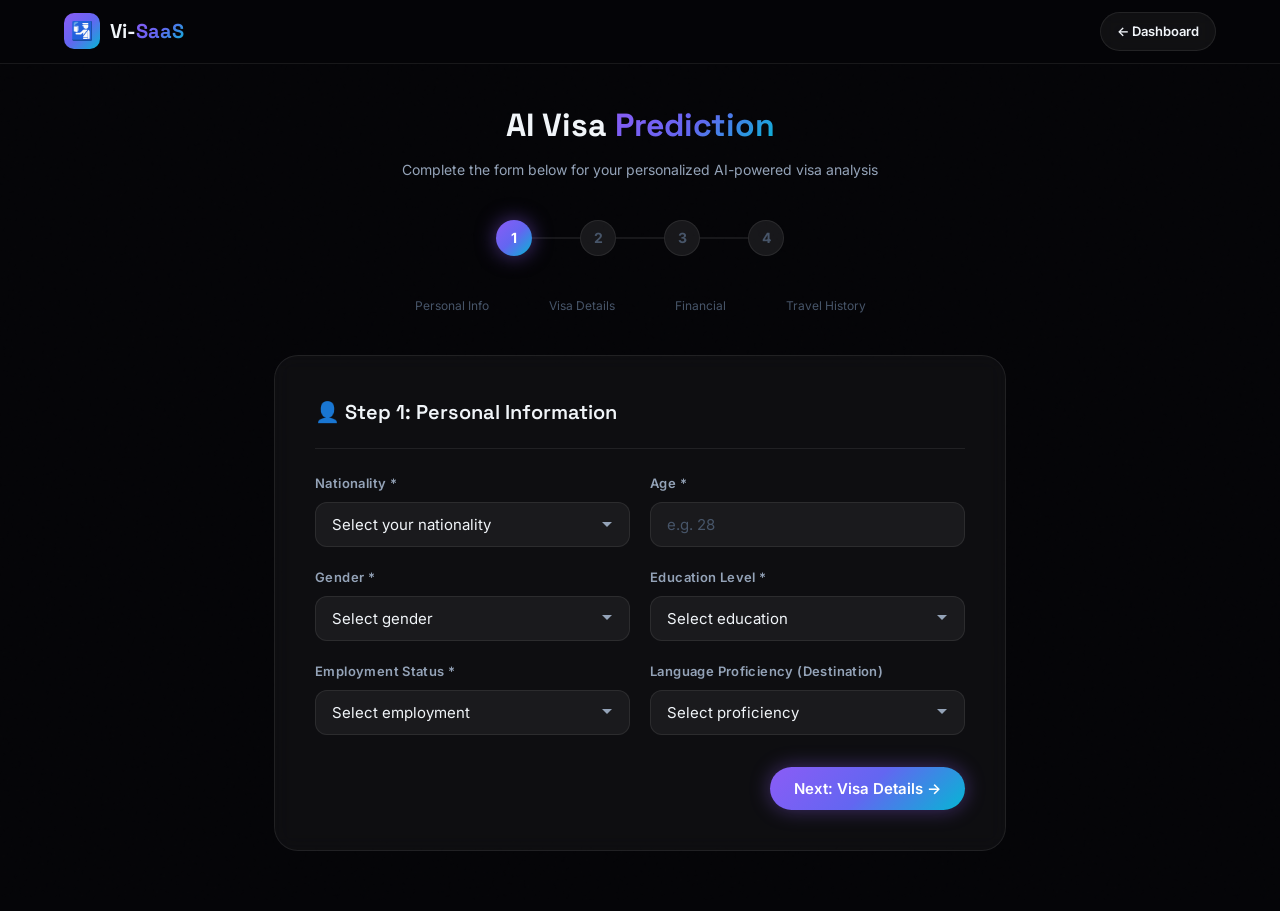
<file: Milestone_4_Vi-SaaS_System/frontend/pages/results.html>
<!DOCTYPE html>
<html lang="en">
<head>
  <meta charset="UTF-8"/>
  <meta name="viewport" content="width=device-width, initial-scale=1.0"/>
  <title>Visa Prediction Results — Vi-SaaS</title>
  <link rel="stylesheet" href="../css/styles.css"/>
  <link rel="icon" href="data:image/svg+xml,<svg xmlns='http://www.w3.org/2000/svg' viewBox='0 0 100 100'><text y='.9em' font-size='90'>🛂</text></svg>"/>
  <style>
    @media print {
      * {
        -webkit-print-color-adjust: exact !important;
        print-color-adjust: exact !important;
      }
      body {
        background-color: var(--bg-primary) !important;
        color: var(--text-primary) !important;
      }
      .navbar, .nav-actions, .btn-secondary, .btn-primary, .toast-container, .action-buttons {
        display: none !important;
      }
      .results-page {
        padding-top: 40px !important;
      }
      .card {
        background: var(--bg-card) !important;
        border: 1px solid var(--border) !important;
        break-inside: avoid;
      }
    }
  </style>
</head>
<body>
  
<!-- Navbar -->
<nav class="navbar scrolled">
  <div class="container">
    <div class="nav-inner">
      <a href="#" onclick="goHome(event, '../')" class="nav-logo">
        <div class="nav-logo-icon">🛂</div>
        <span>Vi-<span class="gradient-text">SaaS</span></span>
      </a>
      <div class="nav-actions">
        <a href="predict.html" class="btn btn-secondary btn-sm">New Prediction</a>
        <a href="dashboard.html" class="btn btn-primary btn-sm">Dashboard</a>
      </div>
    </div>
  </div>
</nav>

<div class="results-page">
  <div class="results-container">
    <!-- Header -->
    <div class="results-header fade-in">
      <span class="badge badge-purple" style="margin-bottom:16px;">✨ AI Analysis Complete</span>
      <h1 style="font-family:var(--font-display);font-size:2rem;font-weight:700;margin-bottom:8px;">
        Your Visa <span class="gradient-text">Prediction Results</span>
      </h1>
      <p class="text-secondary body-sm" id="resultSubtitle">Loading your personalized analysis…</p>
    </div>

    <!-- Main Results Row -->
    <div class="results-grid fade-in fade-in-delay-1">
      <!-- Approval Ring -->
      <div class="card" style="text-align:center;padding:32px;">
        <p class="caption text-muted" style="margin-bottom:20px;">APPROVAL PROBABILITY</p>
        <div class="probability-ring">
          <svg width="200" height="200" viewBox="0 0 200 200">
            <circle cx="100" cy="100" r="88" class="ring-bg" transform="rotate(-90 100 100)"/>
            <circle cx="100" cy="100" r="88" class="ring-fill" id="ringFill"
              stroke="url(#ringGrad)" transform="rotate(-90 100 100)"
              stroke-dasharray="553" stroke-dashoffset="553"/>
            <defs>
              <linearGradient id="ringGrad" x1="0%" y1="0%" x2="100%" y2="0%">
                <stop offset="0%" style="stop-color:#8b5cf6"/>
                <stop offset="100%" style="stop-color:#06b6d4"/>
              </linearGradient>
            </defs>
          </svg>
          <div class="ring-text">
            <span class="ring-pct gradient-text" id="ringPct">0%</span>
            <span class="ring-label">Approval Chance</span>
          </div>
        </div>
        <span class="badge" id="statusBadge" style="margin-top:12px;font-size:0.875rem;padding:8px 16px;">Analyzing…</span>
        <div style="margin-top:16px;padding:12px;background:rgba(255,255,255,0.03);border-radius:10px;border:1px solid var(--border);">
          <p class="body-sm text-secondary">Model Confidence</p>
          <p style="font-family:var(--font-display);font-weight:700;" id="modelConf">—</p>
        </div>
      </div>

      <!-- Processing Days -->
      <div style="display:flex;flex-direction:column;gap:20px;">
        <div class="card" style="padding:28px;">
          <p class="caption text-muted" style="margin-bottom:12px;">ESTIMATED PROCESSING TIME</p>
          <div style="font-family:var(--font-display);font-size:3rem;font-weight:700;" class="gradient-text" id="daysNum">—</div>
          <p class="text-secondary body-sm" id="daysRange">business days</p>
          <div style="margin-top:16px;height:6px;background:rgba(255,255,255,0.08);border-radius:3px;overflow:hidden;">
            <div id="daysBar" style="height:100%;width:0%;border-radius:3px;background:var(--gradient-primary);transition:width 1.5s ease;"></div>
          </div>
          <p class="body-sm text-muted" style="margin-top:8px;" id="daysBarLabel">Processing estimate</p>
        </div>

      <!-- Applicant Info -->
      <div class="card" style="padding:28px;">
        <p class="caption text-muted" style="margin-bottom:16px;">APPLICATION DETAILS</p>
        <div style="display:flex;flex-direction:column;gap:10px;" id="appDetails"></div>
      </div>
    </div>
    </div><!-- end .results-grid (Main Results Row) -->

    <!-- Risk Factors, Positive Factors & Gemini AI Insights -->
    <div class="factors-gemini-wrapper fade-in fade-in-delay-2">

      <!-- Risk Factors & Positives (Dynamic layout) -->
      <div id="factorsGridWrapper" class="factors-grid">
        <div class="card" style="padding:28px;">
          <p class="caption text-muted" style="margin-bottom:16px;">⚠️ RISK FACTORS</p>
          <div id="riskFactors">
            <div class="shimmer" style="height:48px;border-radius:8px;margin-bottom:10px;"></div>
            <div class="shimmer" style="height:48px;border-radius:8px;margin-bottom:10px;"></div>
            <div class="shimmer" style="height:48px;border-radius:8px;"></div>
          </div>
        </div>
        <div class="card" style="padding:28px;">
          <p class="caption text-muted" style="margin-bottom:16px;">✅ POSITIVE FACTORS</p>
          <div id="positiveFacts">
            <div class="shimmer" style="height:40px;border-radius:8px;margin-bottom:10px;"></div>
            <div class="shimmer" style="height:40px;border-radius:8px;"></div>
          </div>
        </div>
      </div>

      <!-- ===== GEMINI AI INSIGHTS ===== -->
      <div class="card gemini-panel fade-in fade-in-delay-3">
        <div class="gemini-badge">
          <!-- Official Gemini star logo (inline SVG) -->
          <svg width="28" height="28" viewBox="0 0 28 28" fill="none" xmlns="http://www.w3.org/2000/svg" style="flex-shrink:0;">
            <defs>
              <linearGradient id="geminiGrad1" x1="0" y1="0" x2="1" y2="1">
                <stop offset="0%" stop-color="#4285f4"/>
                <stop offset="50%" stop-color="#9b72cb"/>
                <stop offset="100%" stop-color="#ea4335"/>
              </linearGradient>
            </defs>
            <!-- 4-pointed Gemini star -->
            <path d="M14 2 C14 2 15.5 9.5 20 14 C15.5 18.5 14 26 14 26 C14 26 12.5 18.5 8 14 C12.5 9.5 14 2 14 2Z" fill="url(#geminiGrad1)"/>
            <path d="M2 14 C2 14 9.5 15.5 14 20 C18.5 15.5 26 14 26 14 C26 14 18.5 12.5 14 8 C9.5 12.5 2 14 2 14Z" fill="url(#geminiGrad1)" opacity="0.85"/>
          </svg>
          <div>
            <p style="font-weight:700;font-size:1rem;">Gemini 2.5 Flash AI Insights</p>
            <p class="body-sm text-secondary" id="geminiPoweredBy">Powered by Google Gemini</p>
          </div>
        </div>

        <div id="geminiSummary" style="padding:16px;background:rgba(66,133,244,0.07);border:1px solid rgba(66,133,244,0.2);border-radius:12px;margin-bottom:24px;font-size:0.9375rem;line-height:1.7;">
          <div class="shimmer" style="height:60px;border-radius:8px;"></div>
        </div>

        <div style="display:grid;grid-template-columns:1fr 1fr;gap:24px;">
          <!-- AI Tips -->
          <div>
            <p class="caption text-muted" style="margin-bottom:14px;">💡 EXPERT TIPS</p>
            <div id="geminiTips">
              <div class="shimmer" style="height:52px;border-radius:8px;margin-bottom:10px;"></div>
              <div class="shimmer" style="height:52px;border-radius:8px;margin-bottom:10px;"></div>
              <div class="shimmer" style="height:52px;border-radius:8px;"></div>
            </div>
          </div>
          <!-- Document Checklist -->
          <div>
            <p class="caption text-muted" style="margin-bottom:14px;">📋 DOCUMENT CHECKLIST</p>
            <div id="geminiDocs">
              <div class="shimmer" style="height:36px;border-radius:8px;margin-bottom:8px;"></div>
              <div class="shimmer" style="height:36px;border-radius:8px;margin-bottom:8px;"></div>
              <div class="shimmer" style="height:36px;border-radius:8px;margin-bottom:8px;"></div>
              <div class="shimmer" style="height:36px;border-radius:8px;"></div>
            </div>
          </div>
        </div>

        <!-- Timeline advice -->
        <div style="margin-top:20px;padding:16px;background:rgba(16,185,129,0.07);border:1px solid rgba(16,185,129,0.2);border-radius:12px;display:flex;gap:12px;align-items:flex-start;">
          <span style="font-size:20px;">📅</span>
          <div>
            <p style="font-weight:600;margin-bottom:4px;">Timeline Advice</p>
            <p class="body-sm text-secondary" id="geminiTimeline">Loading…</p>
          </div>
        </div>
      </div>

    </div><!-- end .factors-gemini-wrapper -->


    <!-- Action Buttons -->
    <div style="display:flex;gap:16px;justify-content:center;flex-wrap:wrap;margin-top:32px;" class="fade-in">
      <button onclick="printResults()" class="btn btn-secondary btn-lg">🖨️ Print Report</button>
      <a href="predict.html" class="btn btn-primary btn-lg">🔮 New Prediction</a>
      <a href="dashboard.html" class="btn btn-secondary btn-lg">📊 Dashboard</a>
    </div>
  </div>
  
</div>

<div class="toast-container" id="toastContainer"></div>
<script src="../js/app.js"></script>
<script>
const colorMap = { green:'#10b981', yellow:'#f59e0b', orange:'#f97316', red:'#ef4444' };
const badgeMap = {
  green: 'background:rgba(16,185,129,0.15);color:#34d399;border:1px solid rgba(16,185,129,0.3)',
  yellow:'background:rgba(245,158,11,0.15);color:#fbbf24;border:1px solid rgba(245,158,11,0.3)',
  orange:'background:rgba(249,115,22,0.15);color:#fb923c;border:1px solid rgba(249,115,22,0.3)',
  red:   'background:rgba(239,68,68,0.15);color:#f87171;border:1px solid rgba(239,68,68,0.3)',
};

document.addEventListener('DOMContentLoaded', () => {
  const urlParams = new URLSearchParams(window.location.search);
  const predictionId = urlParams.get('id');
  
  let data = null;
  if (predictionId) {
    const history = JSON.parse(localStorage.getItem('visaas_history') || '[]');
    data = history.find(h => String(h.id) === String(predictionId));
  }
  
  if (!data) {
    data = JSON.parse(localStorage.getItem('visaas_lastresult') || 'null');
  }

  if (!data) { window.location.href = 'predict.html'; return; }

  const pct = data.approval_probability;
  const color = data.status_color || data.statusColor || 'green';

  // Subtitle
  document.getElementById('resultSubtitle').textContent =
    `${data.visa_type || data.visaType} visa: ${data.nationality} → ${data.destination_country || data.destination}`;

  // Ring animation
  const circumference = 553;
  setTimeout(() => {
    const offset = circumference - (pct / 100) * circumference;
    document.getElementById('ringFill').style.strokeDashoffset = offset;
    animateNum('ringPct', 0, pct, 1500, v => Math.round(v) + '%');
  }, 300);

  // Status badge
  const badge = document.getElementById('statusBadge');
  badge.textContent = data.status || 'Analyzing…';
  badge.style.cssText = badgeMap[color] || badgeMap.yellow;


  // Model confidence
  document.getElementById('modelConf').textContent = (data.model_confidence || 75) + '%';

  // Days
  document.getElementById('daysNum').textContent = data.predicted_days + ' days';
  document.getElementById('daysRange').textContent = `Range: ${data.processing_range?.min || data.predicted_days - 2} – ${data.processing_range?.max || data.predicted_days + 4} days`;
  const barPct = Math.min(100, (data.predicted_days / 90) * 100);
  setTimeout(() => { document.getElementById('daysBar').style.width = barPct + '%'; }, 400);
  document.getElementById('daysBarLabel').textContent = `Up to ${data.processing_range?.max || data.predicted_days + 4} days maximum`;

  // Application details
  const appDetailsList = [
    {label:'Visa Type', val: data.visa_type || data.visaType},
    {label:'Destination', val: data.destination_country || data.destination},
    {label:'Nationality', val: data.nationality},
    {label:'Purpose', val: data.travel_purpose},
  ];
  document.getElementById('appDetails').innerHTML = appDetailsList.map(d =>
    `<div style="display:flex;justify-content:space-between;font-size:0.875rem;">
      <span style="color:var(--text-muted);">${d.label}</span>
      <span style="font-weight:600;">${d.val||'—'}</span>
    </div>`).join('');

  // Risk and Positive Factors dynamic layout
  const risks = data.risk_factors || [];
  const positives = data.positive_factors || [];
  const iconMap = {danger:'⛔', warning:'⚠️', info:'ℹ️'};
  const factorsWrapper = document.getElementById('factorsGridWrapper');

  function buildFactorSection(title, items, isRisk) {
    if (items.length === 0) {
      const msg = isRisk ? 'No significant risk factors detected ✓' : 'Build stronger positive factors by improving the flagged areas.';
      return `<div class="card" style="padding:24px; display:flex; flex-direction:column; justify-content:center;">
        <p class="caption text-muted" style="margin-bottom:8px;">${title}</p>
        <p class="body-sm text-secondary">${msg}</p>
      </div>`;
    }
    
    // 1 item: Compact highlighted badge/alert
    if (items.length === 1) {
      const item = items[0];
      const borderColor = isRisk ? 'rgba(239,68,68,0.3)' : 'rgba(16,185,129,0.3)';
      const bgColor = isRisk ? 'rgba(239,68,68,0.05)' : 'rgba(16,185,129,0.05)';
      const icon = isRisk ? (iconMap[item.severity] || '⚠️') : '✅';
      const heading = isRisk ? item.factor : item;
      const sub = isRisk ? `<div class="body-sm text-secondary" style="margin-top:4px;">${item.impact} impact</div>` : '';
      
      return `<div class="card" style="padding:16px 20px; border-color:${borderColor}; background:${bgColor}; display:flex; gap:16px; align-items:center;">
        <div style="font-size:24px; flex-shrink:0;">${icon}</div>
        <div>
          <div style="font-size:0.75rem; font-weight:700; color:var(--text-muted); margin-bottom:4px; text-transform:uppercase; letter-spacing:0.05em;">${title}</div>
          <div style="font-weight:600; font-size:0.95rem; color:var(--text-primary); line-height:1.4;">${heading}</div>
          ${sub}
        </div>
      </div>`;
    }
    
    // 2 items: Compact list style, reduced padding
    if (items.length === 2) {
      let listHtml = items.map(item => {
        if (isRisk) {
          const icon = iconMap[item.severity] || '⚠️';
          return `<div style="display:flex; align-items:flex-start; gap:12px; padding:10px 0; border-bottom:1px solid var(--border); ${item === items[1] ? 'border-bottom:none; padding-bottom:0;' : ''}">
            <div class="risk-icon ${item.severity}">${icon}</div>
            <div><div style="font-weight:600; font-size:0.9rem;">${item.factor}</div>
            <div class="body-sm text-secondary">${item.impact} impact</div></div>
          </div>`;
        } else {
          return `<div style="display:flex; align-items:center; gap:10px; padding:10px 0; border-bottom:1px solid var(--border); ${item === items[1] ? 'border-bottom:none; padding-bottom:0;' : ''}">
            <span style="color:var(--accent-green);font-size:18px;">✅</span>
            <span style="font-size:0.9375rem;">${item}</span>
          </div>`;
        }
      }).join('');
      
      return `<div class="card" style="padding:20px;">
        <p class="caption text-muted" style="margin-bottom:12px;">${title}</p>
        <div style="display:flex; flex-direction:column;">
          ${listHtml}
        </div>
      </div>`;
    }
    
    // 3 or more items: Keep card layout, allow scroll if 4+
    let listHtml = items.map((item, index) => {
      const isLast = index === items.length - 1;
      const borderStyle = isLast ? 'border-bottom:none; padding-bottom:0;' : '';
      if (isRisk) {
        const icon = iconMap[item.severity] || '⚠️';
        return `<div class="risk-item" style="${borderStyle}">
          <div class="risk-icon ${item.severity}">${icon}</div>
          <div><div style="font-weight:600; font-size:0.9rem;">${item.factor}</div>
          <div class="body-sm text-secondary">${item.impact} impact</div></div>
        </div>`;
      } else {
        return `<div style="display:flex; align-items:center; gap:10px; padding:12px 0; border-bottom:1px solid var(--border); ${borderStyle}">
          <span style="color:var(--accent-green);font-size:18px;">✅</span>
          <span style="font-size:0.9375rem;">${item}</span>
        </div>`;
      }
    }).join('');
    
    const scrollStyle = items.length >= 4 ? 'max-height: 280px; overflow-y: auto; padding-right: 8px;' : '';
    
    return `<div class="card" style="padding:28px; display:flex; flex-direction:column;">
      <p class="caption text-muted" style="margin-bottom:16px;">${title}</p>
      <div style="${scrollStyle}" class="custom-scroll">
        ${listHtml}
      </div>
    </div>`;
  }

  if (factorsWrapper) {
    factorsWrapper.innerHTML = buildFactorSection('⚠️ RISK FACTORS', risks, true) + 
                               buildFactorSection('✅ POSITIVE FACTORS', positives, false);
  }

  // Gemini
  const g = data.gemini;
  if (g) {
    document.getElementById('geminiSummary').innerHTML = `<p style="font-size:0.9375rem;line-height:1.7;">${g.summary || ''}</p>`;
    
    const tips = g.ai_tips || [];
    document.getElementById('geminiTips').innerHTML = tips.map(t =>
      `<div class="gemini-tip"><span>💡</span><span>${t}</span></div>`).join('');

    const docs = g.document_checklist || [];
    document.getElementById('geminiDocs').innerHTML = docs.map(d =>
      `<div class="checklist-item"><span class="check">✓</span><span>${d}</span></div>`).join('');

    document.getElementById('geminiTimeline').textContent = g.timeline_advice || '';
    
    if (g.powered_by === 'gemini-2.5-flash') {
      document.getElementById('geminiPoweredBy').innerHTML = '<span style="color:var(--accent-green);">✓</span> Powered by Gemini 2.5 Flash';
    } else {
      document.getElementById('geminiPoweredBy').textContent = 'AI-generated guidance';
    }
  }
});

function animateNum(id, from, to, duration, formatter) {
  const el = document.getElementById(id);
  let start = null;
  function step(ts) {
    if (!start) start = ts;
    const progress = Math.min((ts - start) / duration, 1);
    const ease = 1 - Math.pow(1 - progress, 3);
    el.textContent = formatter(from + (to - from) * ease);
    if (progress < 1) requestAnimationFrame(step);
  }
  requestAnimationFrame(step);
}

function printResults() {
  window.print();
}
</script>
</body>
</html>
</file>
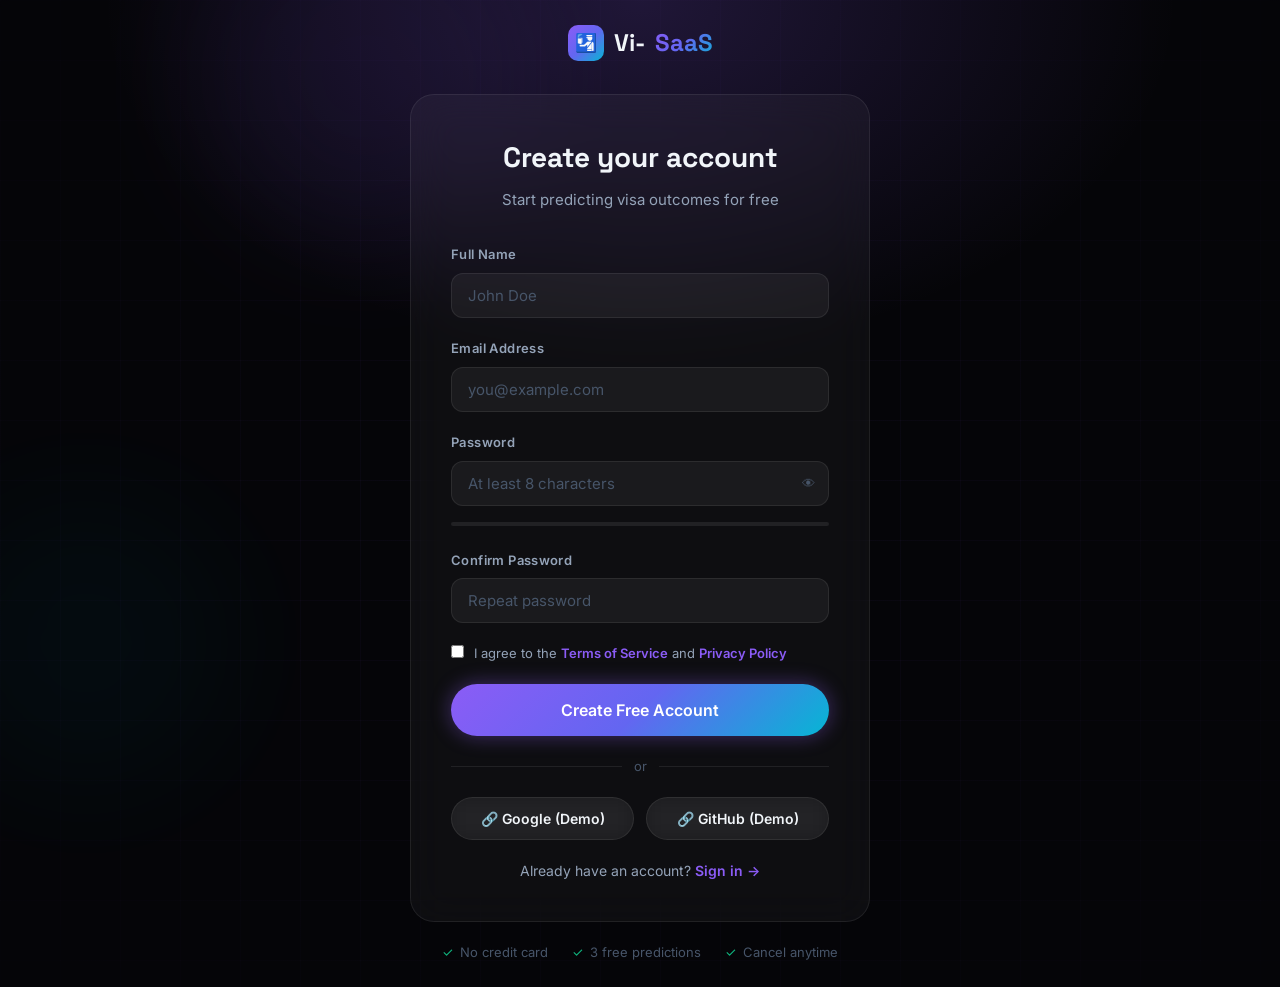
<file: Milestone_4_Vi-SaaS_System/frontend/pages/signup.html>
<!DOCTYPE html>
<html lang="en">
<head>
  <meta charset="UTF-8" />
  <meta name="viewport" content="width=device-width, initial-scale=1.0" />
  <title>Create Account — Vi-SaaS</title>
  <link rel="stylesheet" href="../css/styles.css" />
  <link rel="icon" href="data:image/svg+xml,<svg xmlns='http://www.w3.org/2000/svg' viewBox='0 0 100 100'><text y='.9em' font-size='90'>🛂</text></svg>" />
</head>
<body>
<div class="auth-page">
  <div class="orb orb-1" style="width:350px;height:350px;top:-10%;right:-10%;opacity:0.4;"></div>
  <div class="orb orb-2" style="width:300px;height:300px;bottom:-10%;left:-5%;opacity:0.3;"></div>
  <div class="grid-lines"></div>

  <div style="position:relative;z-index:1;width:100%;max-width:460px;">
    <div class="auth-logo">
      <a href="#" onclick="goHome(event, '../')" style="display:inline-flex;align-items:center;gap:10px;font-family:var(--font-display);font-size:1.5rem;font-weight:700;">
        <div class="nav-logo-icon">🛂</div>
        Vi-<span class="gradient-text">SaaS</span>
      </a>
    </div>

    <div class="card glass-card" style="padding:40px;">
      <h1 class="auth-title">Create your account</h1>
      <p class="auth-subtitle">Start predicting visa outcomes for free</p>

      <form class="auth-form" id="signupForm" onsubmit="handleSignup(event)">
        <div class="form-group">
          <label class="form-label">Full Name</label>
          <input type="text" id="signupName" class="form-input" placeholder="John Doe" required autocomplete="name" />
        </div>
        <div class="form-group">
          <label class="form-label">Email Address</label>
          <input type="email" id="signupEmail" class="form-input" placeholder="you@example.com" required autocomplete="email" />
        </div>
        <div class="form-group">
          <label class="form-label">Password</label>
          <div style="position:relative;">
            <input type="password" id="signupPassword" class="form-input" placeholder="At least 8 characters" required autocomplete="new-password" style="padding-right:48px;" oninput="checkPasswordStrength(this.value)" />
            <button type="button" onclick="togglePwd('signupPassword',this)" style="position:absolute;right:14px;top:50%;transform:translateY(-50%);background:none;color:var(--text-muted);">👁</button>
          </div>
          <!-- Password strength bar -->
          <div style="margin-top:8px;">
            <div style="height:4px;background:rgba(255,255,255,0.08);border-radius:2px;overflow:hidden;">
              <div id="strengthBar" style="height:100%;width:0%;border-radius:2px;transition:all 0.3s ease;background:var(--accent-red);"></div>
            </div>
            <p id="strengthLabel" class="body-sm" style="margin-top:4px;font-size:0.75rem;color:var(--text-muted);"></p>
          </div>
        </div>
        <div class="form-group">
          <label class="form-label">Confirm Password</label>
          <input type="password" id="confirmPassword" class="form-input" placeholder="Repeat password" required autocomplete="new-password" />
        </div>

        <div style="display:flex;align-items:flex-start;gap:10px;font-size:0.8125rem;color:var(--text-secondary);">
          <input type="checkbox" id="agreeTerms" required style="margin-top:2px;accent-color:var(--accent-purple);" />
          <label for="agreeTerms">I agree to the <a href="#" class="auth-link">Terms of Service</a> and <a href="#" class="auth-link">Privacy Policy</a></label>
        </div>

        <button type="submit" class="btn btn-primary w-full btn-lg" id="signupBtn">
          <span id="signupBtnText">Create Free Account</span>
        </button>
      </form>

      <div class="auth-divider" style="margin:20px 0;">or</div>
      <div style="display:grid;grid-template-columns:1fr 1fr;gap:12px;margin-bottom:20px;">
        <button type="button" onclick="quickDemo()" class="btn btn-secondary" style="font-size:0.875rem;">🔗 Google (Demo)</button>
        <button type="button" onclick="quickDemo()" class="btn btn-secondary" style="font-size:0.875rem;">🔗 GitHub (Demo)</button>
      </div>

      <p class="text-center body-sm text-secondary">
        Already have an account? <a href="login.html" class="auth-link">Sign in →</a>
      </p>
    </div>

    <!-- Benefits -->
    <div style="display:flex;justify-content:center;gap:24px;margin-top:20px;flex-wrap:wrap;">
      <div style="display:flex;align-items:center;gap:6px;font-size:0.8125rem;color:var(--text-muted);">
        <span style="color:var(--accent-green);">✓</span> No credit card
      </div>
      <div style="display:flex;align-items:center;gap:6px;font-size:0.8125rem;color:var(--text-muted);">
        <span style="color:var(--accent-green);">✓</span> 3 free predictions
      </div>
      <div style="display:flex;align-items:center;gap:6px;font-size:0.8125rem;color:var(--text-muted);">
        <span style="color:var(--accent-green);">✓</span> Cancel anytime
      </div>
    </div>
  </div>
</div>

<div class="toast-container" id="toastContainer"></div>
<script src="../js/app.js"></script>
<script>
function handleSignup(e) {
  e.preventDefault();
  const name = document.getElementById('signupName').value;
  const email = document.getElementById('signupEmail').value;
  const password = document.getElementById('signupPassword').value;
  const confirm = document.getElementById('confirmPassword').value;

  if (password !== confirm) { showToast('Passwords do not match', 'error'); return; }
  if (password.length < 6) { showToast('Password too short', 'error'); return; }

  const btn = document.getElementById('signupBtn');
  const btnText = document.getElementById('signupBtnText');
  btnText.innerHTML = '<div class="spinner" style="width:20px;height:20px;border-width:2px;"></div>';
  btn.disabled = true;

  fetch('http://127.0.0.1:5000/api/auth/signup', {
    method: 'POST',
    headers: {'Content-Type': 'application/json'},
    body: JSON.stringify({name, email, password})
  })
  .then(r => r.json().then(data => ({status: r.status, data})))
  .then(({status, data}) => {
    if (status === 200 && data.access_token) {
      localStorage.removeItem('visaas_history');
      localStorage.removeItem('visaas_lastresult');
      localStorage.setItem('visaas_token', data.access_token);
      localStorage.setItem('visaas_user', JSON.stringify(data.user));
      showToast('Account created! Welcome to Vi-SaaS 🎉', 'success');
      setTimeout(() => { window.location.href = 'dashboard.html'; }, 900);
    } else {
      showToast(data.detail || 'Signup failed', 'error');
      btnText.textContent = 'Create Free Account';
      btn.disabled = false;
    }
  })
  .catch((err) => {
    console.error('Signup error:', err);
    showToast('Connection error. Please ensure the backend is running.', 'error');
    btnText.textContent = 'Create Free Account';
    btn.disabled = false;
  });
}

function quickDemo() {
  localStorage.removeItem('visaas_history');
  localStorage.removeItem('visaas_lastresult');
  localStorage.setItem('visaas_token', 'demo_token_' + Date.now());
  localStorage.setItem('visaas_user', JSON.stringify({name:'Demo User', email:'demo@vi-saas.com'}));
  showToast('Starting demo experience... ✨', 'success');
  setTimeout(() => { window.location.href = 'dashboard.html'; }, 800);
}

function togglePwd(id, btn) {
  const input = document.getElementById(id);
  input.type = input.type === 'password' ? 'text' : 'password';
  btn.textContent = input.type === 'text' ? '🙈' : '👁';
}

function checkPasswordStrength(val) {
  const bar = document.getElementById('strengthBar');
  const label = document.getElementById('strengthLabel');
  let score = 0;
  if (val.length >= 8) score++;
  if (/[A-Z]/.test(val)) score++;
  if (/[0-9]/.test(val)) score++;
  if (/[^A-Za-z0-9]/.test(val)) score++;
  const levels = [
    {pct:'20%', color:'#ef4444', text:'Too weak'},
    {pct:'40%', color:'#f97316', text:'Weak'},
    {pct:'60%', color:'#eab308', text:'Fair'},
    {pct:'80%', color:'#22c55e', text:'Good'},
    {pct:'100%', color:'#10b981', text:'Strong ✓'},
  ];
  const lvl = levels[Math.min(score, 4)];
  if (val.length > 0) {
    bar.style.width = lvl.pct;
    bar.style.background = lvl.color;
    label.textContent = lvl.text;
    label.style.color = lvl.color;
  } else {
    bar.style.width = '0%';
    label.textContent = '';
  }
}
</script>
</body>
</html>
</file>
<file: Milestone_4_Vi-SaaS_System/frontend/css/styles.css>
/* =============================================
   AI Visa Prediction Platform - Design System
   Premium Dark SaaS UI
   ============================================= */

@import url('https://fonts.googleapis.com/css2?family=Inter:wght@300;400;500;600;700;800;900&family=Space+Grotesk:wght@400;500;600;700&display=swap');

/* ---- CSS Variables ---- */
:root {
  --bg-primary: #050508;
  --bg-secondary: #0a0a12;
  --bg-card: rgba(255,255,255,0.04);
  --bg-card-hover: rgba(255,255,255,0.07);
  --bg-glass: rgba(255,255,255,0.05);
  
  --accent-purple: #8b5cf6;
  --accent-violet: #7c3aed;
  --accent-indigo: #6366f1;
  --accent-cyan: #06b6d4;
  --accent-pink: #ec4899;
  --accent-green: #10b981;
  --accent-yellow: #f59e0b;
  --accent-red: #ef4444;
  
  --gradient-primary: linear-gradient(135deg, #8b5cf6 0%, #6366f1 50%, #06b6d4 100%);
  --gradient-hero: linear-gradient(135deg, #0f0f1a 0%, #1a0a2e 40%, #0a1628 100%);
  --gradient-card: linear-gradient(135deg, rgba(139,92,246,0.1) 0%, rgba(99,102,241,0.05) 100%);
  
  --text-primary: #f1f5f9;
  --text-secondary: #94a3b8;
  --text-muted: #475569;
  
  --border: rgba(255,255,255,0.08);
  --border-accent: rgba(139,92,246,0.3);
  
  --shadow-glow: 0 0 40px rgba(139,92,246,0.15);
  --shadow-card: 0 4px 24px rgba(0,0,0,0.4);
  --shadow-button: 0 0 20px rgba(139,92,246,0.4);
  
  --radius-sm: 8px;
  --radius-md: 12px;
  --radius-lg: 16px;
  --radius-xl: 24px;
  --radius-full: 9999px;
  
  --font-body: 'Inter', sans-serif;
  --font-display: 'Space Grotesk', sans-serif;
  
  --transition: all 0.3s cubic-bezier(0.4, 0, 0.2, 1);
  --transition-fast: all 0.15s ease;
  --transition-slow: all 0.6s cubic-bezier(0.4, 0, 0.2, 1);
}

/* ---- Reset & Base ---- */
*, *::before, *::after { box-sizing: border-box; margin: 0; padding: 0; }
html { scroll-behavior: smooth; }
body {
  font-family: var(--font-body);
  background-color: var(--bg-primary);
  color: var(--text-primary);
  line-height: 1.6;
  overflow-x: hidden;
  -webkit-font-smoothing: antialiased;
}
a { color: inherit; text-decoration: none; }
img { max-width: 100%; }
button { cursor: pointer; border: none; outline: none; font-family: inherit; }
input, select, textarea { font-family: inherit; outline: none; }

/* ---- Scrollbar ---- */
::-webkit-scrollbar { width: 6px; }
::-webkit-scrollbar-track { background: var(--bg-secondary); }
::-webkit-scrollbar-thumb { background: var(--accent-purple); border-radius: 3px; }

/* ---- Noise Texture Overlay ---- */
body::before {
  content: '';
  position: fixed; top: 0; left: 0; right: 0; bottom: 0;
  background-image: url("data:image/svg+xml,%3Csvg viewBox='0 0 256 256' xmlns='http://www.w3.org/2000/svg'%3E%3Cfilter id='noise'%3E%3CfeTurbulence type='fractalNoise' baseFrequency='0.9' numOctaves='4' stitchTiles='stitch'/%3E%3C/filter%3E%3Crect width='100%25' height='100%25' filter='url(%23noise)' opacity='0.02'/%3E%3C/svg%3E");
  pointer-events: none;
  z-index: 0;
  opacity: 0.4;
}

/* ---- Typography ---- */
.display-1 { font-family: var(--font-display); font-size: clamp(2.5rem, 6vw, 5rem); font-weight: 700; line-height: 1.1; letter-spacing: -0.02em; }
.display-2 { font-family: var(--font-display); font-size: clamp(2rem, 4vw, 3.5rem); font-weight: 700; line-height: 1.15; letter-spacing: -0.02em; }
.heading-1 { font-family: var(--font-display); font-size: clamp(1.5rem, 3vw, 2.25rem); font-weight: 600; line-height: 1.2; }
.heading-2 { font-family: var(--font-display); font-size: clamp(1.25rem, 2.5vw, 1.75rem); font-weight: 600; }
.body-lg { font-size: 1.125rem; line-height: 1.7; }
.body-md { font-size: 1rem; line-height: 1.6; }
.body-sm { font-size: 0.875rem; line-height: 1.5; }
.caption { font-size: 0.75rem; letter-spacing: 0.05em; text-transform: uppercase; font-weight: 600; }

.gradient-text {
  background: var(--gradient-primary);
  -webkit-background-clip: text;
  -webkit-text-fill-color: transparent;
  background-clip: text;
}
.text-primary { color: var(--text-primary); }
.text-secondary { color: var(--text-secondary); }
.text-muted { color: var(--text-muted); }
.text-accent { color: var(--accent-purple); }
.text-cyan { color: var(--accent-cyan); }

/* ---- Layout ---- */
.container { max-width: 1200px; margin: 0 auto; padding: 0 24px; }
.section { padding: 96px 0; }
.section-sm { padding: 64px 0; }
.flex { display: flex; }
.flex-col { flex-direction: column; }
.items-center { align-items: center; }
.justify-center { justify-content: center; }
.justify-between { justify-content: space-between; }
.gap-4 { gap: 1rem; }
.gap-6 { gap: 1.5rem; }
.gap-8 { gap: 2rem; }
.grid { display: grid; }

/* ---- Buttons ---- */
.btn {
  display: inline-flex; align-items: center; justify-content: center; gap: 8px;
  padding: 12px 24px; border-radius: var(--radius-full);
  font-weight: 600; font-size: 0.9375rem;
  transition: var(--transition); position: relative; overflow: hidden;
  white-space: nowrap;
}
.btn::before {
  content: ''; position: absolute; top: 0; left: -100%;
  width: 100%; height: 100%;
  background: linear-gradient(90deg, transparent, rgba(255,255,255,0.1), transparent);
  transition: left 0.5s ease;
}
.btn:hover::before { left: 100%; }

.btn-primary {
  background: var(--gradient-primary);
  color: white; box-shadow: var(--shadow-button);
}
.btn-primary:hover {
  transform: translateY(-2px) scale(1.02);
  box-shadow: 0 0 30px rgba(139,92,246,0.6);
}
.btn-secondary {
  background: var(--bg-glass); color: var(--text-primary);
  border: 1px solid var(--border);
  backdrop-filter: blur(10px);
}
.btn-secondary:hover {
  background: var(--bg-card-hover); border-color: var(--border-accent);
  transform: translateY(-2px);
}
.btn-lg { padding: 16px 32px; font-size: 1rem; }
.btn-sm { padding: 8px 16px; font-size: 0.8125rem; }
.btn-icon { width: 40px; height: 40px; padding: 0; border-radius: var(--radius-md); }

/* ---- Cards ---- */
.card {
  background: var(--bg-card);
  border: 1px solid var(--border);
  border-radius: var(--radius-xl);
  padding: 24px;
  transition: var(--transition);
  backdrop-filter: blur(10px);
  position: relative; overflow: hidden;
}
.card::before {
  content: ''; position: absolute;
  top: 0; left: 0; right: 0; height: 1px;
  background: linear-gradient(90deg, transparent, rgba(139,92,246,0.5), transparent);
  opacity: 0; transition: var(--transition);
}
.card:hover { border-color: var(--border-accent); background: var(--bg-card-hover); transform: translateY(-4px); box-shadow: var(--shadow-glow); }
.card:hover::before { opacity: 1; }

.glass-card {
  background: rgba(255,255,255,0.04);
  backdrop-filter: blur(20px);
  border: 1px solid rgba(255,255,255,0.08);
  border-radius: var(--radius-xl);
}

/* ---- Badges / Pills ---- */
.badge {
  display: inline-flex; align-items: center; gap: 6px;
  padding: 4px 12px; border-radius: var(--radius-full);
  font-size: 0.75rem; font-weight: 600; letter-spacing: 0.03em;
}
.badge-purple { background: rgba(139,92,246,0.15); color: #a78bfa; border: 1px solid rgba(139,92,246,0.3); }
.badge-green  { background: rgba(16,185,129,0.15); color: #34d399; border: 1px solid rgba(16,185,129,0.3); }
.badge-yellow { background: rgba(245,158,11,0.15); color: #fbbf24; border: 1px solid rgba(245,158,11,0.3); }
.badge-red    { background: rgba(239,68,68,0.15);  color: #f87171; border: 1px solid rgba(239,68,68,0.3); }
.badge-cyan   { background: rgba(6,182,212,0.15);  color: #22d3ee; border: 1px solid rgba(6,182,212,0.3); }

/* ---- Forms ---- */
.form-group { display: flex; flex-direction: column; gap: 8px; }
.form-label { font-size: 0.8125rem; font-weight: 600; color: var(--text-secondary); letter-spacing: 0.03em; }
.form-input, .form-select {
  width: 100%; padding: 12px 16px;
  background: rgba(255,255,255,0.05);
  border: 1px solid var(--border);
  border-radius: var(--radius-md);
  color: var(--text-primary); font-size: 0.9375rem;
  transition: var(--transition);
}
.form-input:focus, .form-select:focus {
  border-color: var(--accent-purple);
  background: rgba(139,92,246,0.07);
  box-shadow: 0 0 0 3px rgba(139,92,246,0.15);
}
.form-select { appearance: none; cursor: pointer; background-image: url("data:image/svg+xml,%3Csvg xmlns='http://www.w3.org/2000/svg' width='12' height='12' viewBox='0 0 12 12'%3E%3Cpath fill='%2394a3b8' d='M6 8L1 3h10z'/%3E%3C/svg%3E"); background-repeat: no-repeat; background-position: right 16px center; padding-right: 40px; }
.form-input::placeholder { color: var(--text-muted); }
.form-select option {
  /* Let browser defaults handle option visibility while ensuring background is dark enough */
  background-color: #0f172a;
}

/* ---- Navbar ---- */
.navbar {
  position: fixed; top: 0; left: 0; right: 0; z-index: 1000;
  padding: 16px 0; transition: var(--transition);
}
.navbar.scrolled {
  background: rgba(5,5,8,0.85);
  backdrop-filter: blur(20px);
  border-bottom: 1px solid var(--border);
  padding: 12px 0;
}
.nav-inner { display: flex; align-items: center; justify-content: space-between; }
.nav-logo { display: flex; align-items: center; gap: 10px; font-family: var(--font-display); font-size: 1.25rem; font-weight: 700; }
.nav-logo-icon {
  width: 36px; height: 36px; border-radius: 10px;
  background: var(--gradient-primary);
  display: flex; align-items: center; justify-content: center;
  font-size: 18px;
}
.nav-links { display: flex; align-items: center; gap: 8px; }
.nav-link { padding: 8px 16px; border-radius: var(--radius-full); font-weight: 500; color: var(--text-secondary); transition: var(--transition); font-size: 0.9375rem; }
.nav-link:hover { color: var(--text-primary); background: var(--bg-glass); }
.nav-actions { display: flex; align-items: center; gap: 12px; }

/* ---- Hero ---- */
.hero {
  min-height: 100vh;
  display: flex; align-items: center;  
  position: relative; overflow: hidden;
  padding-top: 80px;
}
.hero-bg {
  position: absolute; inset: 0; z-index: 0;
  background: radial-gradient(ellipse 80% 80% at 50% -20%, rgba(139,92,246,0.25) 0%, transparent 60%),
              radial-gradient(ellipse 60% 50% at 80% 60%, rgba(6,182,212,0.12) 0%, transparent 50%),
              radial-gradient(ellipse 50% 50% at 20% 70%, rgba(236,72,153,0.08) 0%, transparent 50%),
              var(--bg-primary);
}
.hero-content { position: relative; z-index: 1; text-align: center; max-width: 900px; margin: 0 auto; }
.hero-badge { margin-bottom: 24px; }
.hero-title { margin-bottom: 24px; }
.hero-subtitle { font-size: clamp(1rem, 2vw, 1.25rem); color: var(--text-secondary); max-width: 640px; margin: 0 auto 40px; line-height: 1.7; }
.hero-actions { display: flex; align-items: center; justify-content: center; gap: 16px; flex-wrap: wrap; margin-bottom: 64px; }
.hero-stats { display: flex; align-items: center; justify-content: center; gap: 40px; flex-wrap: wrap; }
.hero-stat-item { text-align: center; }
.hero-stat-num { font-family: var(--font-display); font-size: 1.75rem; font-weight: 700; background: var(--gradient-primary); -webkit-background-clip: text; background-clip: text; -webkit-text-fill-color: transparent; }
.hero-stat-label { font-size: 0.8125rem; color: var(--text-muted); margin-top: 2px; }

/* ---- Floating Orbs Animation ---- */
.orb {
  position: absolute; border-radius: 50%;
  filter: blur(60px); pointer-events: none; z-index: 0;
  animation: orbFloat 8s ease-in-out infinite;
}
.orb-1 { width: 400px; height: 400px; background: rgba(139,92,246,0.15); top: 10%; left: 15%; animation-delay: 0s; }
.orb-2 { width: 300px; height: 300px; background: rgba(6,182,212,0.12); top: 50%; right: 10%; animation-delay: 3s; }
.orb-3 { width: 250px; height: 250px; background: rgba(236,72,153,0.08); bottom: 20%; left: 40%; animation-delay: 6s; }

@keyframes orbFloat {
  0%, 100% { transform: translateY(0px) scale(1); }
  50% { transform: translateY(-30px) scale(1.05); }
}

/* ---- Particles ---- */
.particles { position: absolute; inset: 0; overflow: hidden; pointer-events: none; z-index: 0; }
.particle {
  position: absolute; width: 2px; height: 2px; border-radius: 50%;
  background: rgba(139,92,246,0.6);
  animation: particleFall linear infinite;
}
@keyframes particleFall {
  0% { transform: translateY(-20px); opacity: 0; }
  10% { opacity: 1; }
  90% { opacity: 1; }
  100% { transform: translateY(100vh); opacity: 0; }
}

/* ---- Grid Lines ---- */
.grid-lines {
  position: absolute; inset: 0; z-index: 0; pointer-events: none;
  background-image: 
    linear-gradient(rgba(139,92,246,0.05) 1px, transparent 1px),
    linear-gradient(90deg, rgba(139,92,246,0.05) 1px, transparent 1px);
  background-size: 60px 60px;
  mask-image: radial-gradient(ellipse 80% 80% at 50% 50%, black 0%, transparent 100%);
}

/* ---- Feature Cards ---- */
.features-grid { display: grid; grid-template-columns: repeat(auto-fit, minmax(320px, 1fr)); gap: 24px; }
.feature-card { position: relative; overflow: hidden; }
.feature-icon {
  width: 52px; height: 52px; border-radius: var(--radius-md);
  display: flex; align-items: center; justify-content: center;
  font-size: 24px; margin-bottom: 20px;
  background: linear-gradient(135deg, rgba(139,92,246,0.2), rgba(99,102,241,0.1));
  border: 1px solid rgba(139,92,246,0.3);
}
.feature-card h3 { font-family: var(--font-display); font-size: 1.125rem; font-weight: 600; margin-bottom: 10px; }
.feature-card p { color: var(--text-secondary); font-size: 0.9375rem; line-height: 1.6; }

/* ---- Section Headers ---- */
.section-header { text-align: center; margin-bottom: 64px; }
.section-header .badge { margin-bottom: 16px; }
.section-header h2 { margin-bottom: 16px; }
.section-header p { color: var(--text-secondary); font-size: 1.125rem; max-width: 600px; margin: 0 auto; }

/* ---- How It Works Steps ---- */
.steps-grid { display: grid; grid-template-columns: repeat(auto-fit, minmax(240px, 1fr)); gap: 32px; }
.step-card { text-align: center; }
.step-number {
  width: 64px; height: 64px; border-radius: 50%;
  background: var(--gradient-primary);
  display: flex; align-items: center; justify-content: center;
  font-family: var(--font-display); font-size: 1.5rem; font-weight: 700;
  margin: 0 auto 20px; box-shadow: var(--shadow-button);
  position: relative;
}
.step-number::after {
  content: ''; position: absolute;
  width: 80px; height: 80px; border-radius: 50%;
  border: 1px solid rgba(139,92,246,0.3);
  animation: pulseRing 2s ease-out infinite;
}
@keyframes pulseRing {
  0% { transform: scale(1); opacity: 1; }
  100% { transform: scale(1.5); opacity: 0; }
}
.step-card h3 { font-family: var(--font-display); font-size: 1.125rem; font-weight: 600; margin-bottom: 10px; }
.step-card p { color: var(--text-secondary); font-size: 0.9375rem; }

/* ---- Pricing ---- */
.pricing-grid { display: grid; grid-template-columns: repeat(auto-fit, minmax(280px, 1fr)); gap: 24px; max-width: 1000px; margin: 0 auto; }
.pricing-card { padding: 32px; position: relative; }
.pricing-card.featured { background: linear-gradient(135deg, rgba(139,92,246,0.15), rgba(99,102,241,0.1)); border-color: rgba(139,92,246,0.5); }
.pricing-card.featured::before { opacity: 1; }
.price-amount { font-family: var(--font-display); font-size: 3rem; font-weight: 700; }
.price-period { color: var(--text-muted); font-size: 0.875rem; }
.price-features { list-style: none; margin: 24px 0; display: flex; flex-direction: column; gap: 12px; }
.price-features li { display: flex; align-items: center; gap: 10px; font-size: 0.9375rem; }
.price-features li::before { content: '✓'; color: var(--accent-green); font-weight: 700; }
.featured-badge { position: absolute; top: -12px; left: 50%; transform: translateX(-50%); }

/* ---- Auth Pages ---- */
.auth-page {
  min-height: 100vh; display: flex; align-items: center; justify-content: center;
  padding: 24px; position: relative;
  background: radial-gradient(ellipse 70% 60% at 50% 0%, rgba(139,92,246,0.2) 0%, transparent 60%), var(--bg-primary);
}
.auth-card { width: 100%; max-width: 440px; padding: 40px; }
.auth-logo { text-align: center; margin-bottom: 32px; }
.auth-title { font-family: var(--font-display); font-size: 1.75rem; font-weight: 700; text-align: center; margin-bottom: 8px; }
.auth-subtitle { color: var(--text-secondary); text-align: center; margin-bottom: 32px; font-size: 0.9375rem; }
.auth-form { display: flex; flex-direction: column; gap: 20px; }
.auth-divider { display: flex; align-items: center; gap: 12px; color: var(--text-muted); font-size: 0.8125rem; }
.auth-divider::before, .auth-divider::after { content: ''; flex: 1; height: 1px; background: var(--border); }
.auth-link { color: var(--accent-purple); font-weight: 600; transition: var(--transition); }
.auth-link:hover { color: #a78bfa; }

/* ---- Dashboard ---- */
.dashboard-layout { display: grid; grid-template-columns: 240px 1fr; min-height: 100vh; }
.sidebar {
  background: rgba(255,255,255,0.02);
  border-right: 1px solid var(--border);
  padding: 24px 0; position: sticky; top: 0; height: 100vh; overflow-y: auto;
  display: flex; flex-direction: column;
}
.sidebar-logo { padding: 0 20px 24px; border-bottom: 1px solid var(--border); display: flex; align-items: center; gap: 10px; }
.sidebar-nav { padding: 20px 12px; flex: 1; display: flex; flex-direction: column; gap: 4px; }
.sidebar-link {
  display: flex; align-items: center; gap: 12px;
  padding: 10px 12px; border-radius: var(--radius-md);
  font-weight: 500; font-size: 0.9375rem; color: var(--text-secondary);
  transition: var(--transition); cursor: pointer;
}
.sidebar-link:hover { background: rgba(139,92,246,0.05); color: var(--text-primary); }
.sidebar-link.active { background: rgba(139,92,246,0.1); color: var(--text-primary); border-left: 2px solid var(--accent-purple); padding-left: 10px; }
.sidebar-link .icon { font-size: 18px; }
.main-content { padding: 32px; overflow-y: auto; }

/* ---- Dashboard Stats ---- */
.stats-grid { display: grid; grid-template-columns: repeat(auto-fit, minmax(200px, 1fr)); gap: 20px; margin-bottom: 32px; }
.stat-card { padding: 24px; }
.stat-label { font-size: 0.8125rem; color: var(--text-muted); font-weight: 600; letter-spacing: 0.05em; text-transform: uppercase; margin-bottom: 12px; }
.stat-value { font-family: var(--font-display); font-size: 2rem; font-weight: 700; }
.stat-change { font-size: 0.8125rem; margin-top: 6px; }
.stat-change.up { color: var(--accent-green); }
.stat-change.down { color: var(--accent-red); }

/* ---- Prediction Form Steps ---- */
.predict-page { min-height: 100vh; padding: 100px 0 60px; }
.predict-container { max-width: 780px; margin: 0 auto; padding: 0 24px; }
.steps-indicator { display: flex; align-items: center; justify-content: center; gap: 0; margin-bottom: 48px; }
.step-dot {
  width: 36px; height: 36px; border-radius: 50%;
  display: flex; align-items: center; justify-content: center;
  font-size: 0.875rem; font-weight: 700;
  transition: var(--transition); position: relative; z-index: 1;
}
.step-dot.active { background: var(--gradient-primary); color: white; box-shadow: 0 0 20px rgba(139,92,246,0.5); }
.step-dot.completed { background: var(--accent-green); color: white; }
.step-dot.inactive { background: rgba(255,255,255,0.08); color: var(--text-muted); border: 1px solid var(--border); }
.step-connector { width: 48px; height: 2px; background: var(--border); position: relative; }
.step-connector.completed { background: var(--accent-green); }
.form-panel { padding: 40px; }
.form-grid { display: grid; grid-template-columns: 1fr 1fr; gap: 20px; }
.form-grid.one-col { grid-template-columns: 1fr; }
.form-step { display: none; animation: fadeSlide 0.4s ease; }
.form-step.active { display: block; }
@keyframes fadeSlide {
  from { opacity: 0; transform: translateX(20px); }
  to { opacity: 1; transform: translateX(0); }
}
.form-nav { display: flex; justify-content: space-between; align-items: center; margin-top: 32px; }
.step-title { font-family: var(--font-display); font-size: 1.25rem; font-weight: 600; margin-bottom: 24px; padding-bottom: 20px; border-bottom: 1px solid var(--border); }

/* ---- Results Page ---- */
.results-page { min-height: 100vh; padding: 100px 0 60px; }
.results-container { max-width: 920px; margin: 0 auto; padding: 0 24px; }
.results-header { text-align: center; margin-bottom: 48px; }

.probability-ring {
  position: relative; width: 200px; height: 200px; margin: 0 auto 24px;
}
.probability-ring svg { transform: rotate(-90deg); }
.ring-bg { fill: none; stroke: rgba(255,255,255,0.08); stroke-width: 12; }
.ring-fill { fill: none; stroke-width: 12; stroke-linecap: round; transition: stroke-dashoffset 1.5s cubic-bezier(0.4, 0, 0.2, 1); }
.ring-text { position: absolute; inset: 0; display: flex; flex-direction: column; align-items: center; justify-content: center; }
.ring-pct { font-family: var(--font-display); font-size: 2.5rem; font-weight: 700; }
.ring-label { font-size: 0.75rem; color: var(--text-muted); }

.results-grid { display: grid; grid-template-columns: 1fr 1fr; gap: 24px; margin-bottom: 24px; }
.results-full { margin-bottom: 24px; }

/* Factors + Gemini layout wrapper */
.factors-gemini-wrapper {
  display: flex;
  flex-direction: column;
  gap: 24px;
  margin-bottom: 24px;
}
.factors-grid {
  display: grid;
  grid-template-columns: 1fr 1fr;
  gap: 24px;
  align-items: start;
}
@media (max-width: 768px) {
  .factors-grid { grid-template-columns: 1fr; }
}


.risk-item {
  display: flex; align-items: flex-start; gap: 12px;
  padding: 14px 0; border-bottom: 1px solid var(--border);
  font-size: 0.9375rem;
}
.risk-item:last-child { border-bottom: none; }
.risk-icon { width: 24px; height: 24px; border-radius: 50%; display: flex; align-items: center; justify-content: center; font-size: 12px; flex-shrink: 0; }
.risk-icon.danger { background: rgba(239,68,68,0.15); color: #f87171; border: 1px solid rgba(239,68,68,0.3); }
.risk-icon.warning { background: rgba(245,158,11,0.15); color: #fbbf24; border: 1px solid rgba(245,158,11,0.3); }
.risk-icon.info { background: rgba(6,182,212,0.15); color: #22d3ee; border: 1px solid rgba(6,182,212,0.3); }

.gemini-panel { padding: 32px; }
.gemini-badge { display: flex; align-items: center; gap: 8px; margin-bottom: 20px; }
.gemini-tip {
  display: flex; gap: 12px; padding: 14px;
  background: rgba(139,92,246,0.07); border-radius: var(--radius-md);
  border-left: 3px solid var(--accent-purple); margin-bottom: 10px; font-size: 0.9375rem;
}
.checklist-item {
  display: flex; align-items: center; gap: 10px;
  padding: 10px 0; border-bottom: 1px solid var(--border);
  font-size: 0.9375rem;
}
.checklist-item:last-child { border-bottom: none; }
.checklist-item .check { color: var(--accent-green); font-weight: 700; }

/* ---- Custom scroll (factors overflow) ---- */
.custom-scroll { scrollbar-width: thin; scrollbar-color: rgba(139,92,246,0.4) transparent; }
.custom-scroll::-webkit-scrollbar { width: 4px; }
.custom-scroll::-webkit-scrollbar-track { background: transparent; }
.custom-scroll::-webkit-scrollbar-thumb { background: rgba(139,92,246,0.4); border-radius: 2px; }

/* ---- Loading Spinner ---- */
.spinner {
  width: 40px; height: 40px; border-radius: 50%;
  border: 3px solid rgba(139,92,246,0.2);
  border-top-color: var(--accent-purple);
  animation: spin 0.8s linear infinite;
}
@keyframes spin { to { transform: rotate(360deg); } }

.loading-overlay {
  position: fixed; inset: 0; z-index: 9999;
  background: rgba(5,5,8,0.85); backdrop-filter: blur(10px);
  display: flex; flex-direction: column; align-items: center; justify-content: center; gap: 16px;
}

/* ---- Animations ---- */
@keyframes shimmer {
  0% { background-position: -200% 0; }
  100% { background-position: 200% 0; }
}
.shimmer {
  background: linear-gradient(90deg, var(--bg-card) 25%, rgba(255,255,255,0.06) 50%, var(--bg-card) 75%);
  background-size: 200% 100%;
  animation: shimmer 1.5s infinite;
}
@keyframes fadeIn { from { opacity: 0; transform: translateY(20px); } to { opacity: 1; transform: translateY(0); } }
.fade-in { animation: fadeIn 0.6s ease forwards; }
.fade-in-delay-1 { animation-delay: 0.1s; opacity: 0; }
.fade-in-delay-2 { animation-delay: 0.2s; opacity: 0; }
.fade-in-delay-3 { animation-delay: 0.3s; opacity: 0; }
.fade-in-delay-4 { animation-delay: 0.4s; opacity: 0; }

/* ---- Responsive ---- */
@media (max-width: 768px) {
  .nav-links { display: none; }
  .dashboard-layout { grid-template-columns: 1fr; }
  .sidebar { display: none; }
  .form-grid { grid-template-columns: 1fr; }
  .results-grid { grid-template-columns: 1fr; }
  .hero-stats { gap: 24px; }
  .hero-actions { flex-direction: column; align-items: stretch; }
}

/* ---- Toast Notifications ---- */
.toast-container { position: fixed; bottom: 24px; right: 24px; z-index: 9000; display: flex; flex-direction: column; gap: 10px; }
.toast {
  padding: 14px 20px; border-radius: var(--radius-md);
  background: rgba(15,15,25,0.95); backdrop-filter: blur(20px);
  border: 1px solid var(--border); color: var(--text-primary);
  font-size: 0.9375rem; display: flex; align-items: center; gap: 10px;
  animation: slideToast 0.3s ease; max-width: 360px;
  box-shadow: var(--shadow-card);
}
@keyframes slideToast {
  from { transform: translateX(100%); opacity: 0; }
  to { transform: translateX(0); opacity: 1; }
}
.toast.success { border-left: 3px solid var(--accent-green); }
.toast.error { border-left: 3px solid var(--accent-red); }
.toast.info { border-left: 3px solid var(--accent-cyan); }

/* ---- Page Transitions ---- */
.page { display: none; }
.page.active { display: block; animation: fadeIn 0.4s ease; }

/* ---- Dividers ---- */
.divider { height: 1px; background: var(--border); }
.divider-gradient { height: 1px; background: linear-gradient(90deg, transparent, var(--border-accent), transparent); }

/* ---- Misc ---- */
.rounded-full { border-radius: var(--radius-full); }
.w-full { width: 100%; }
.text-center { text-align: center; }
.mt-4 { margin-top: 1rem; }
.mt-8 { margin-top: 2rem; }
.mb-4 { margin-bottom: 1rem; }
.mb-8 { margin-bottom: 2rem; }
.p-6 { padding: 1.5rem; }
.hidden { display: none !important; }
</file>
